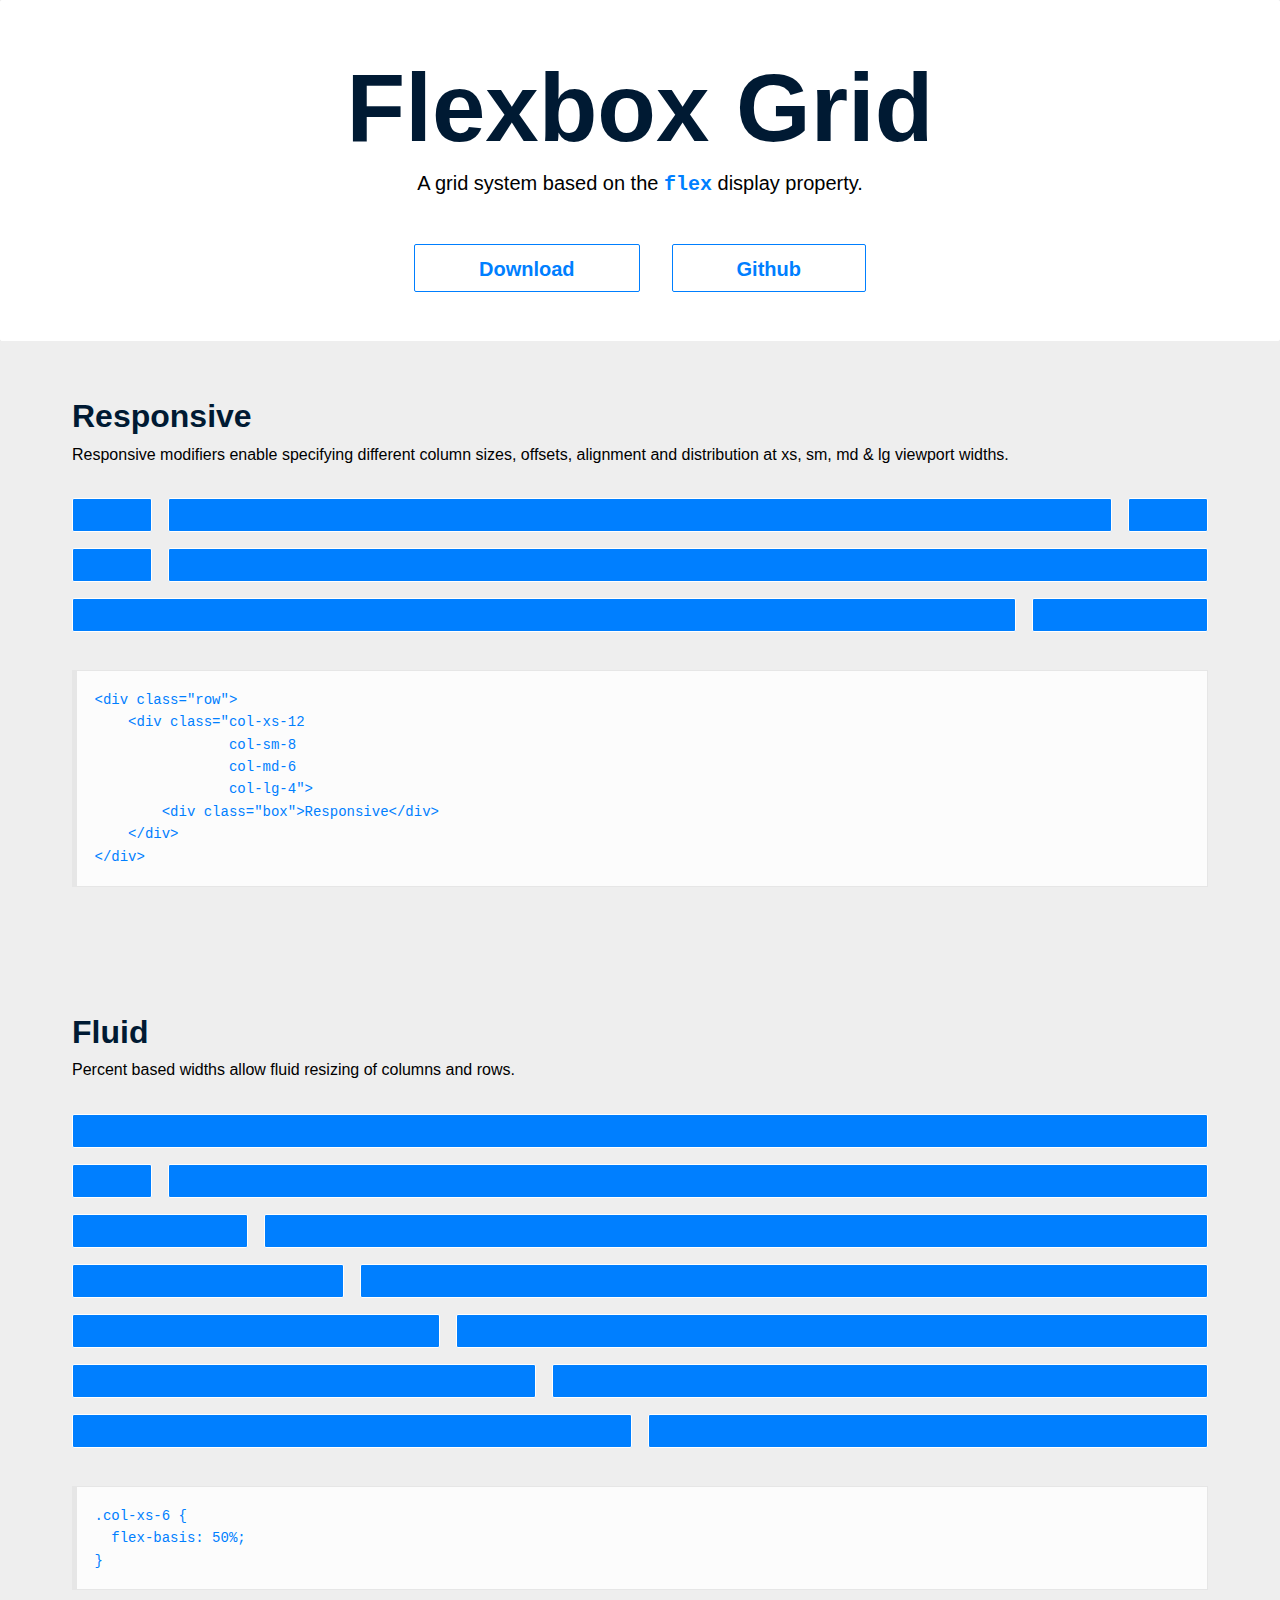
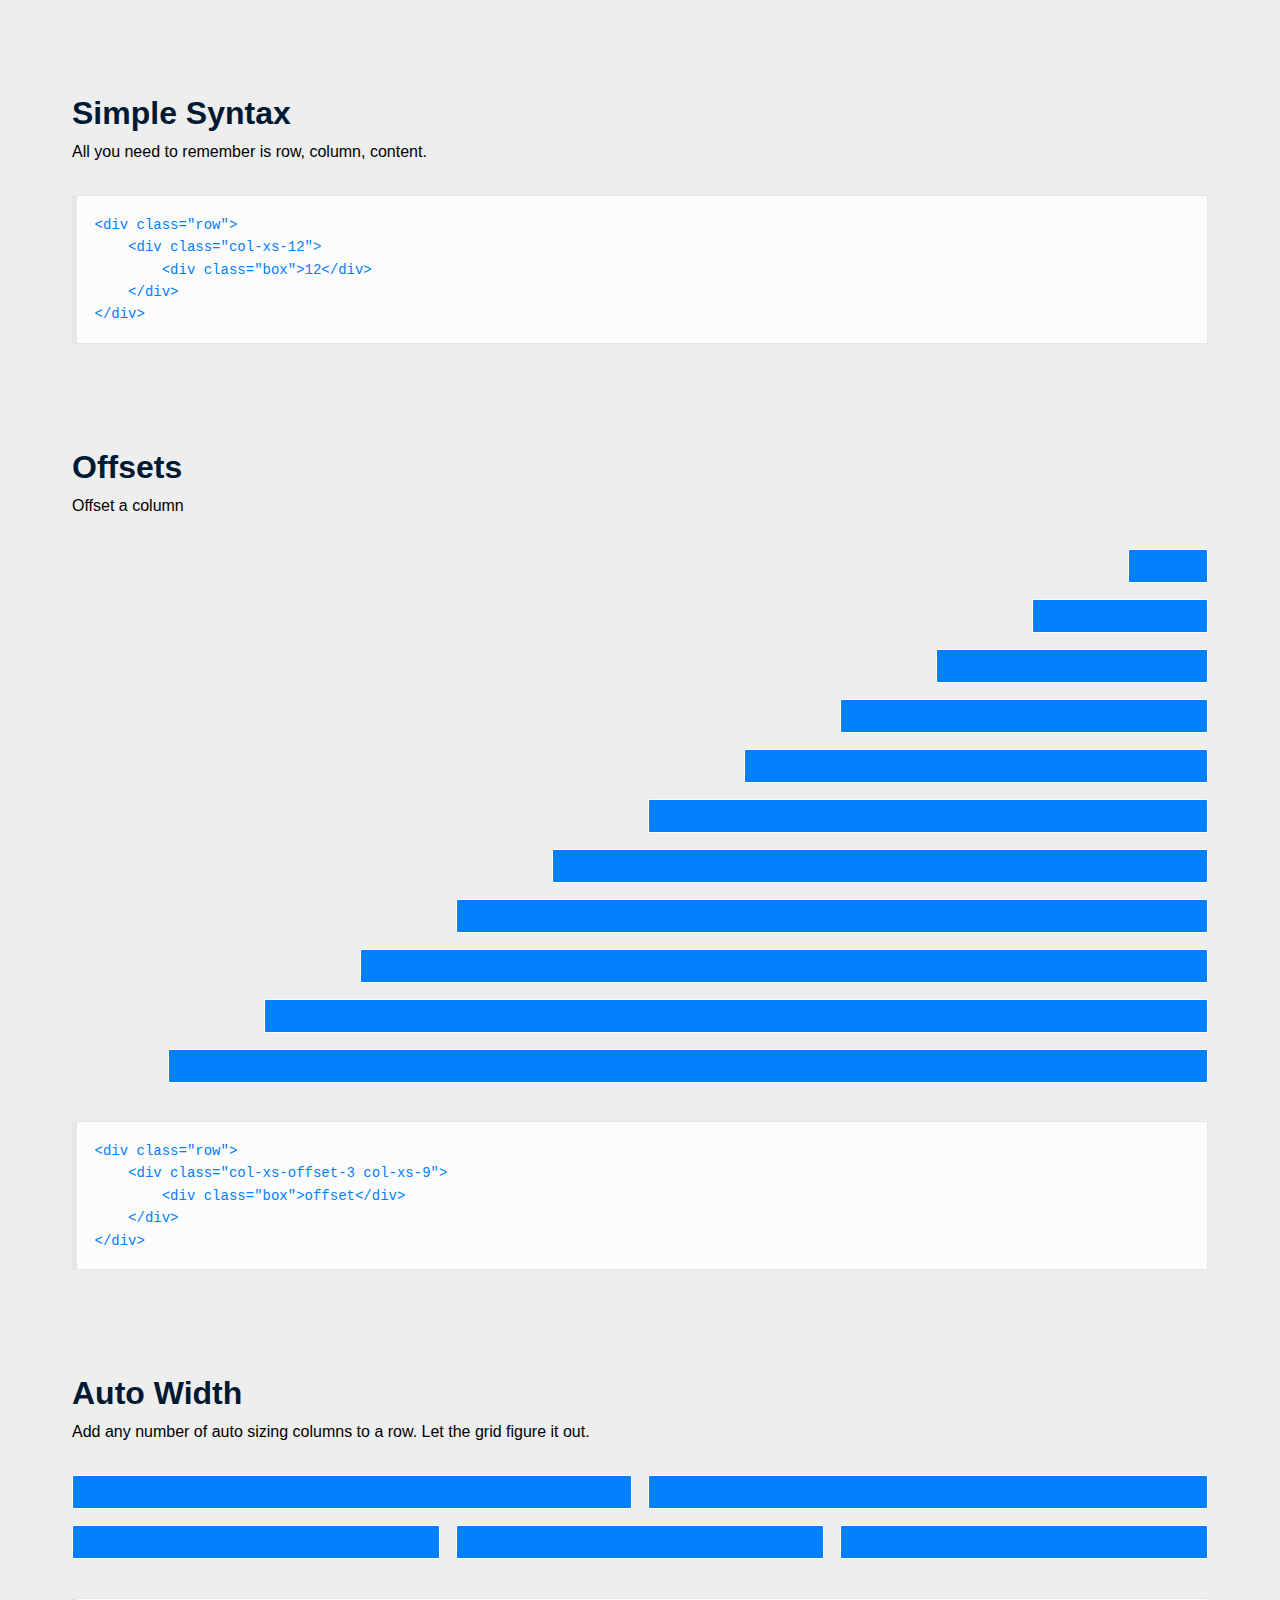
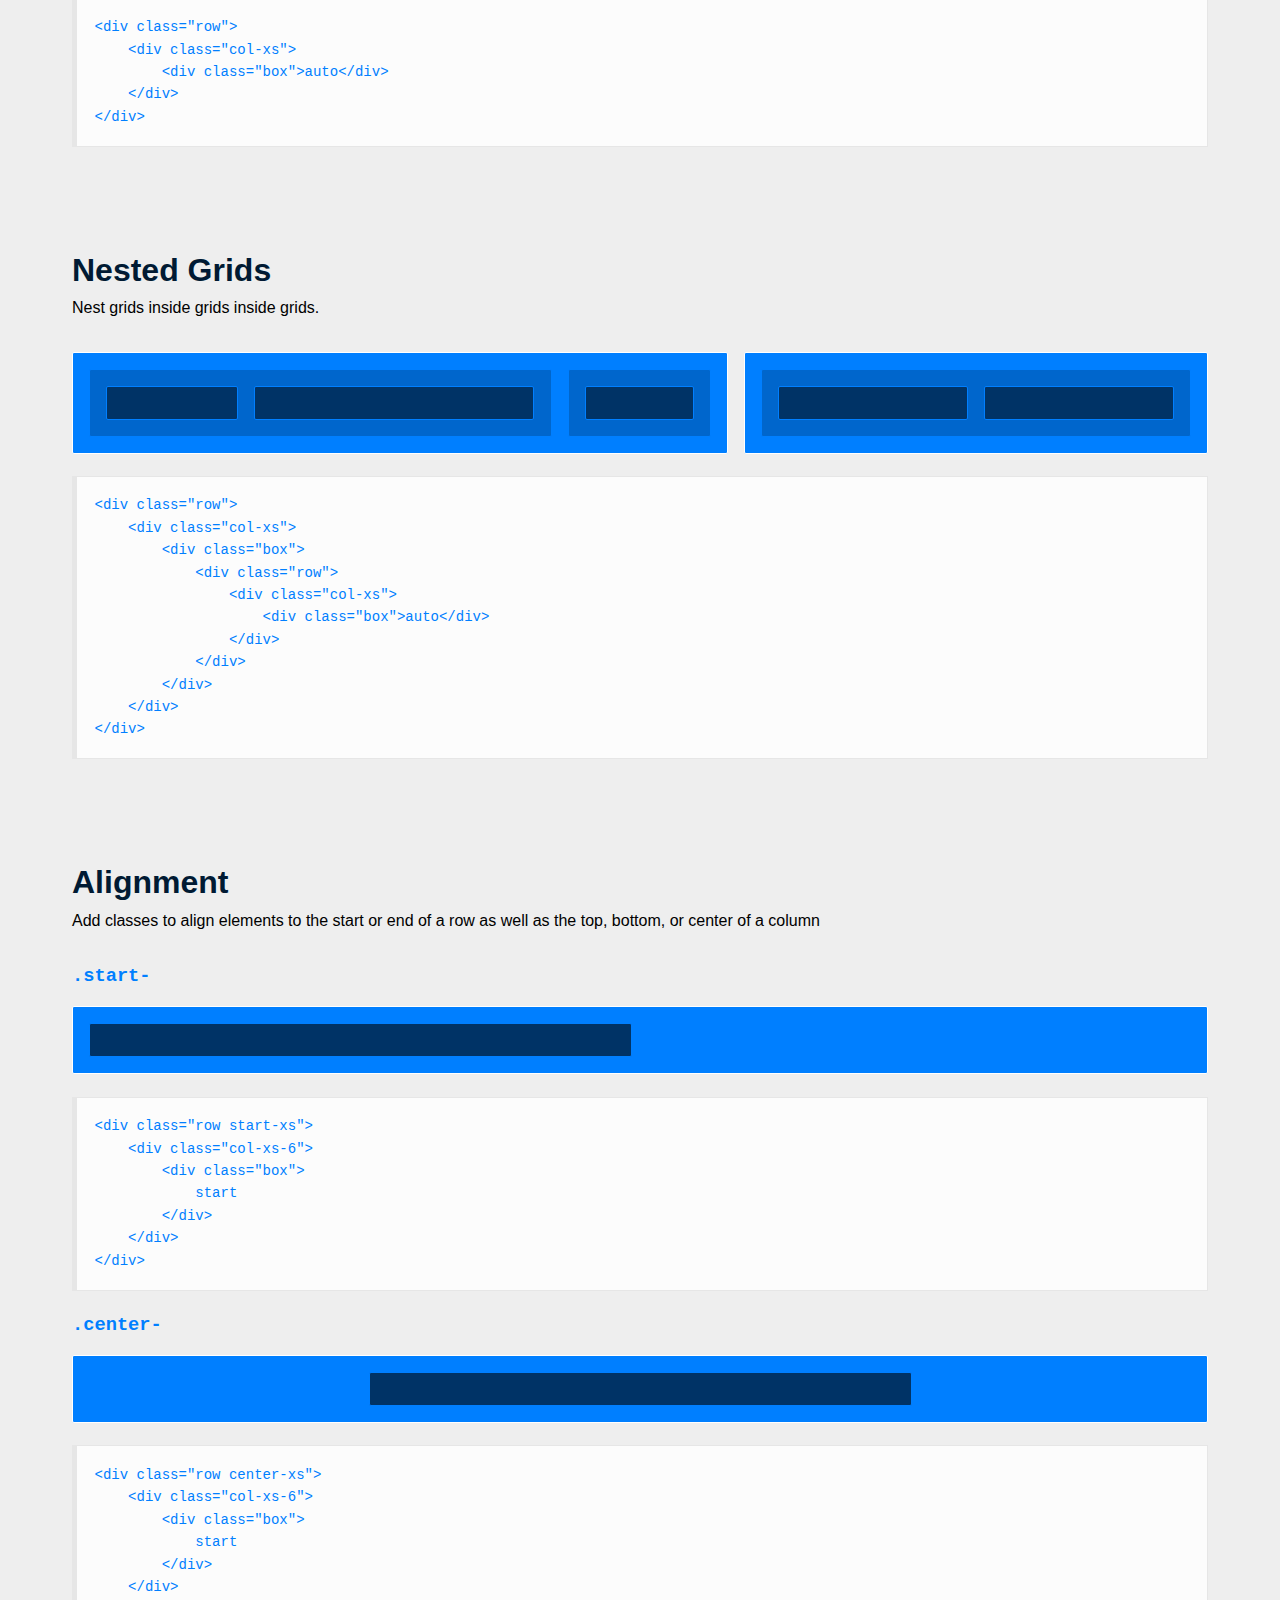
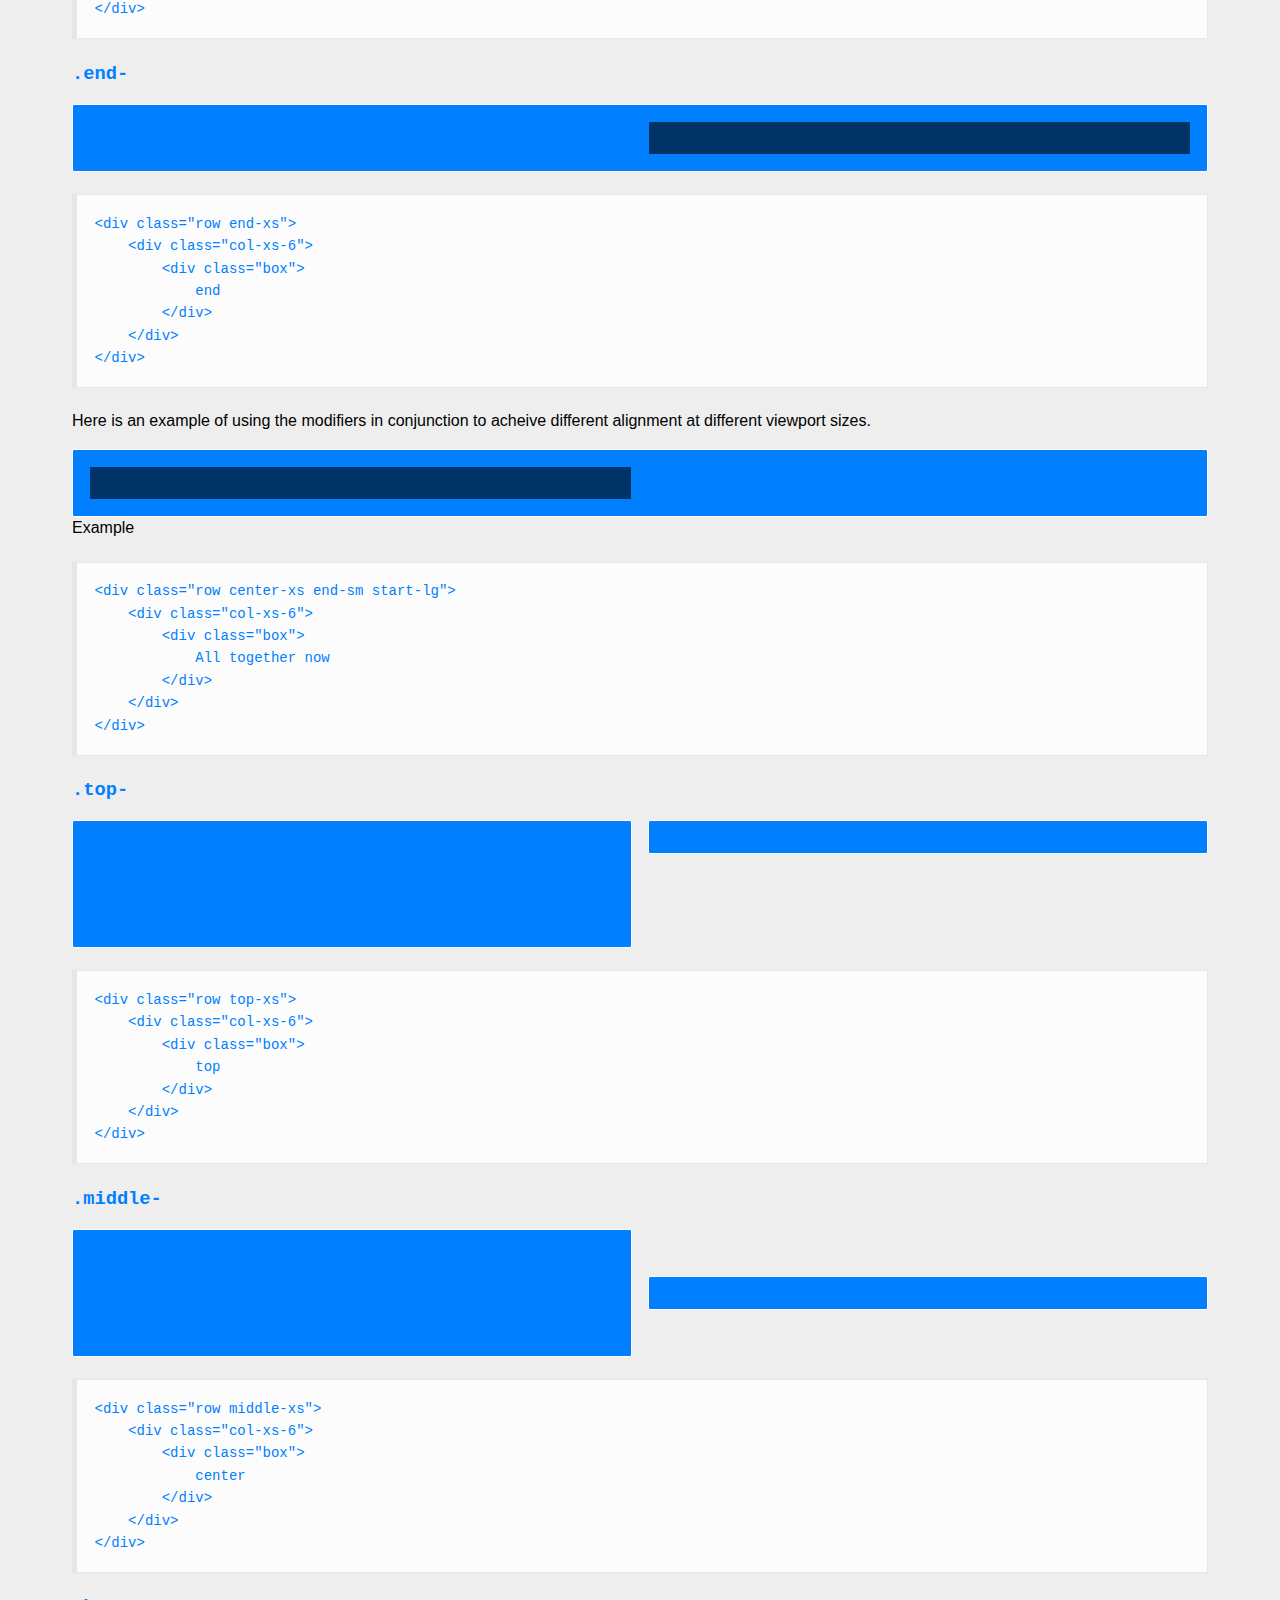
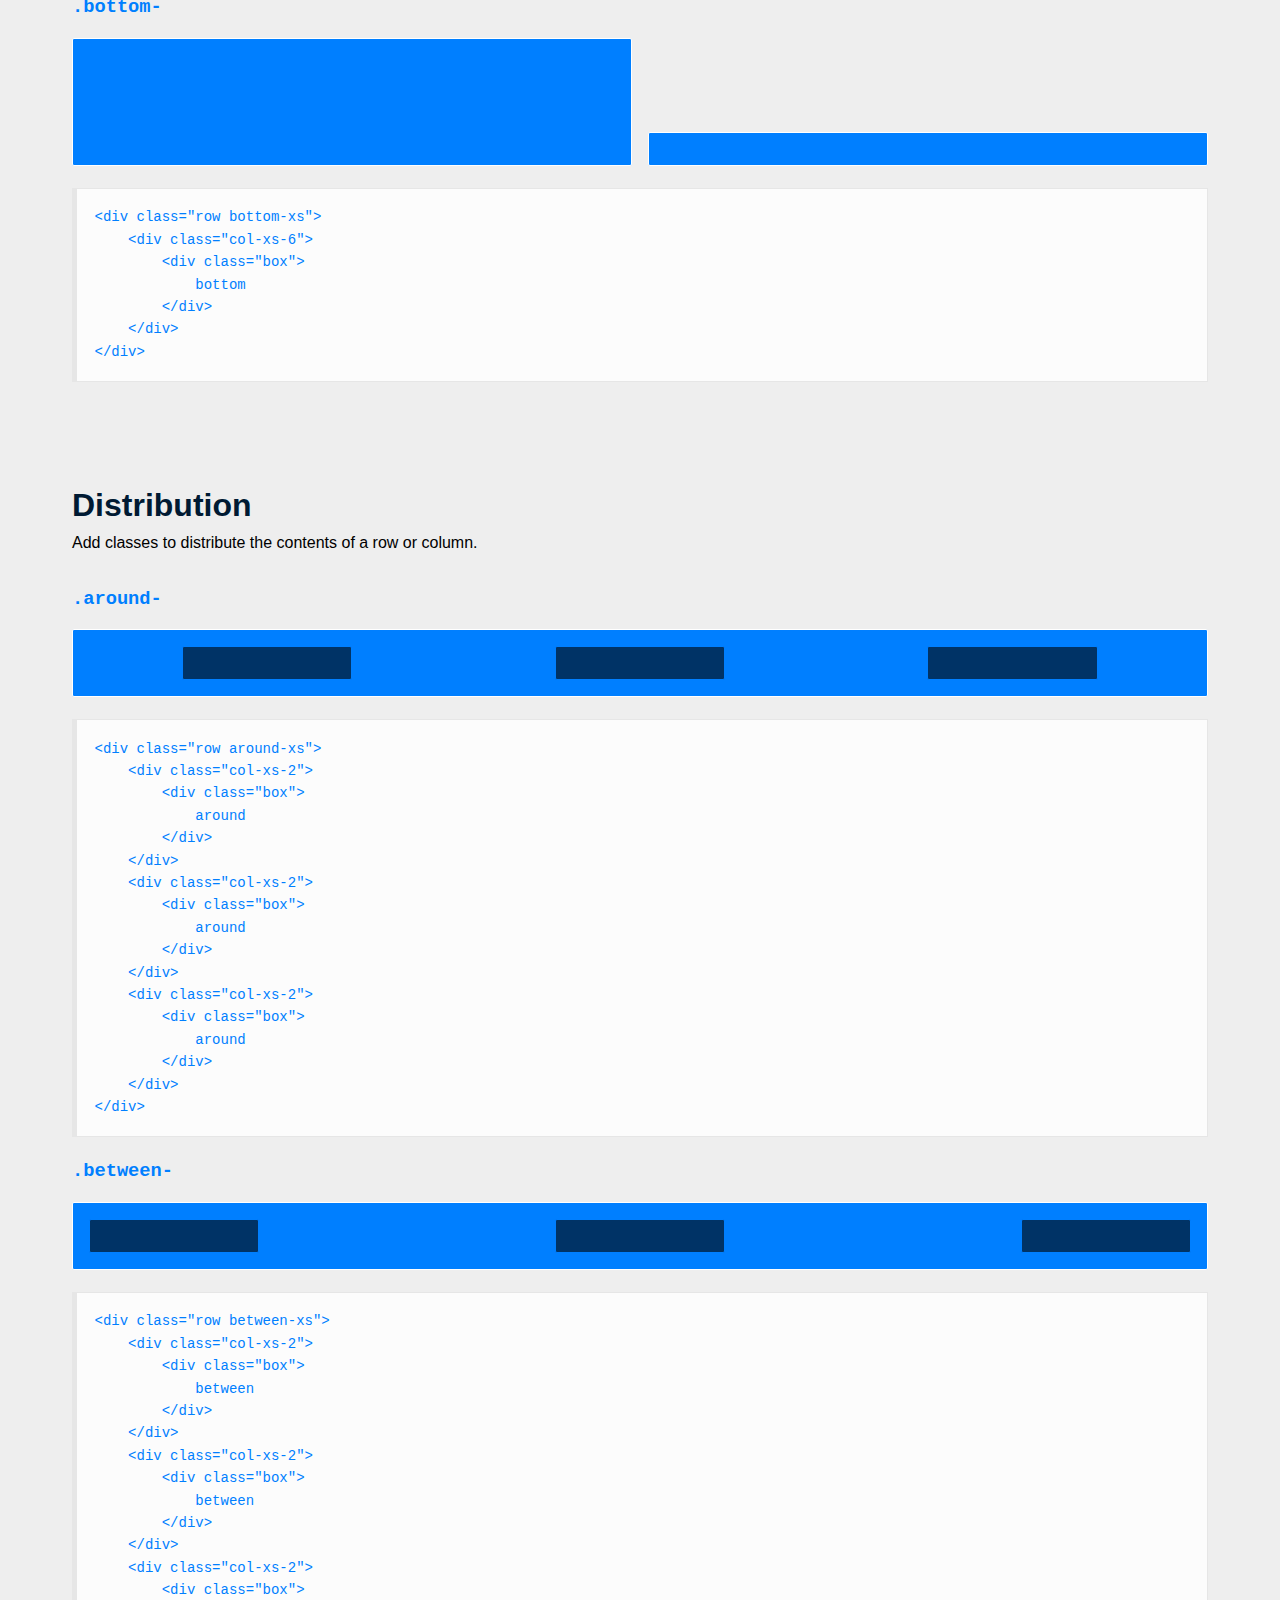
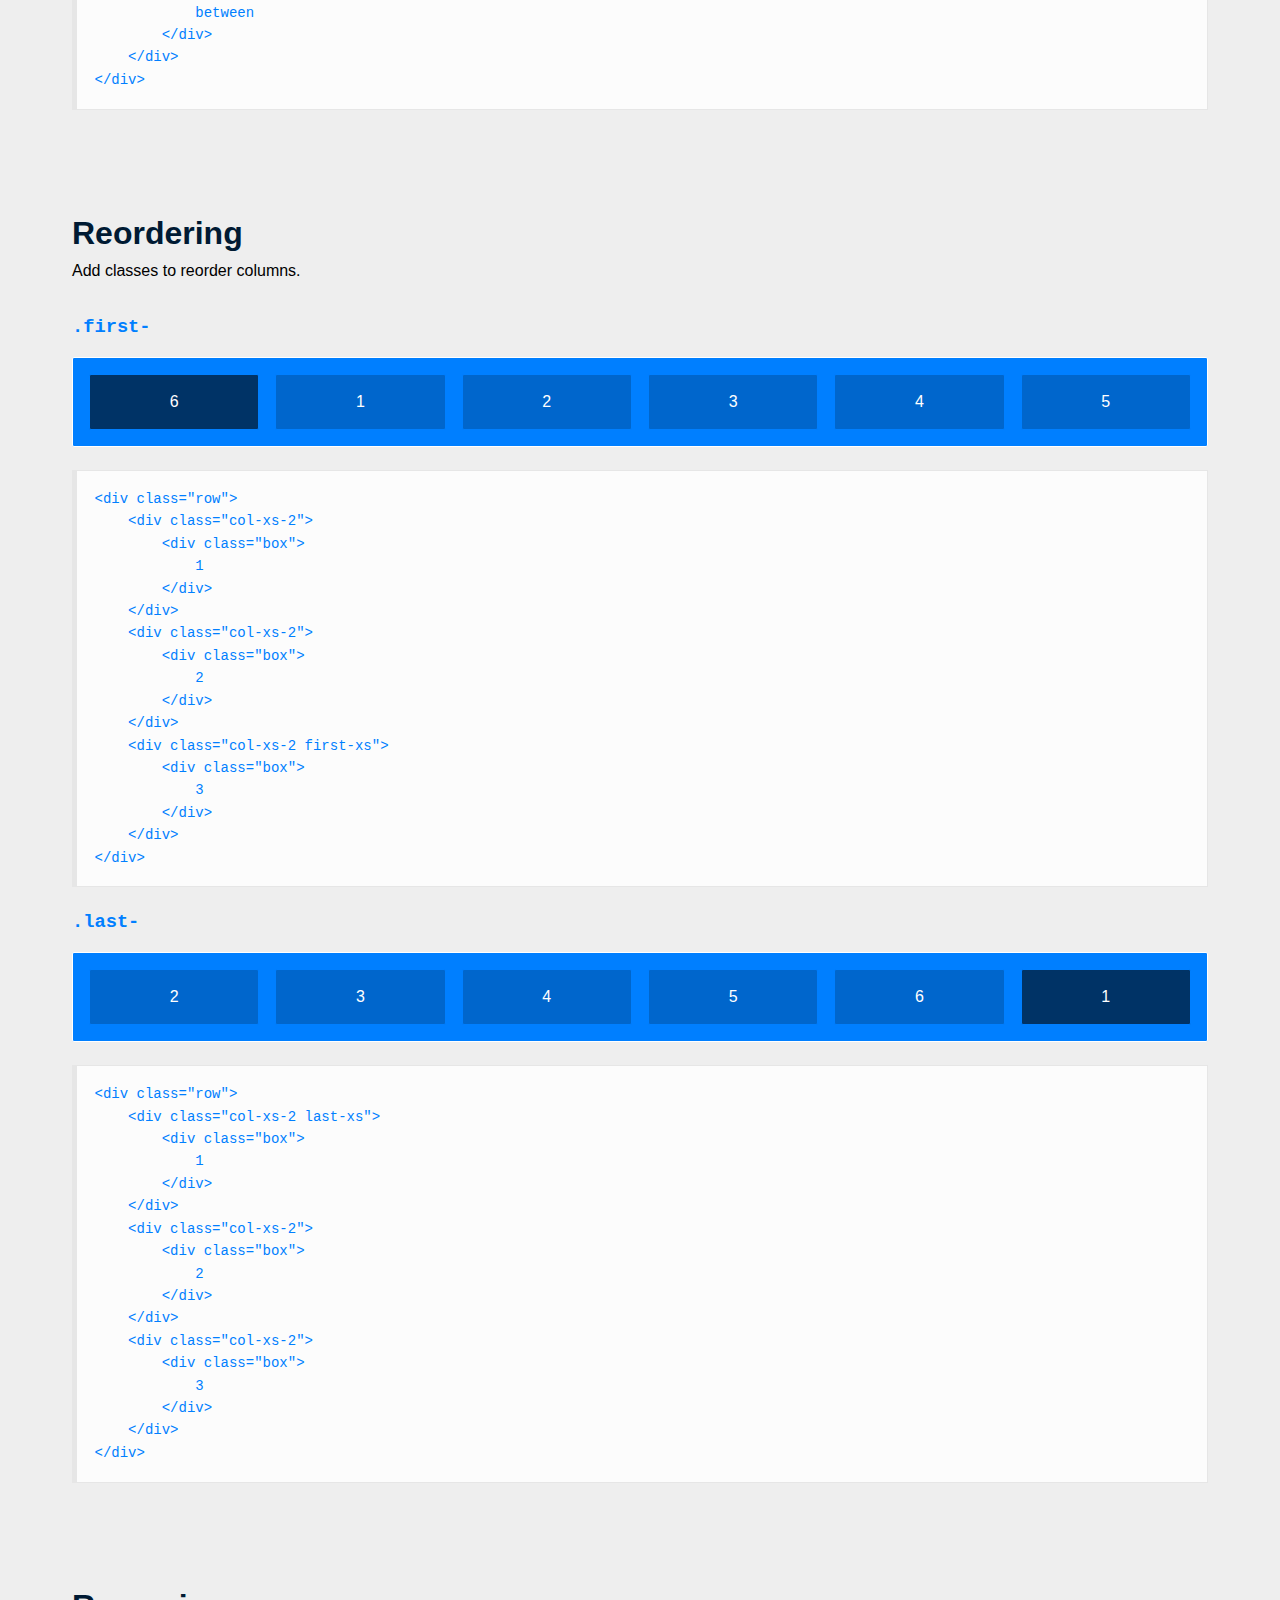
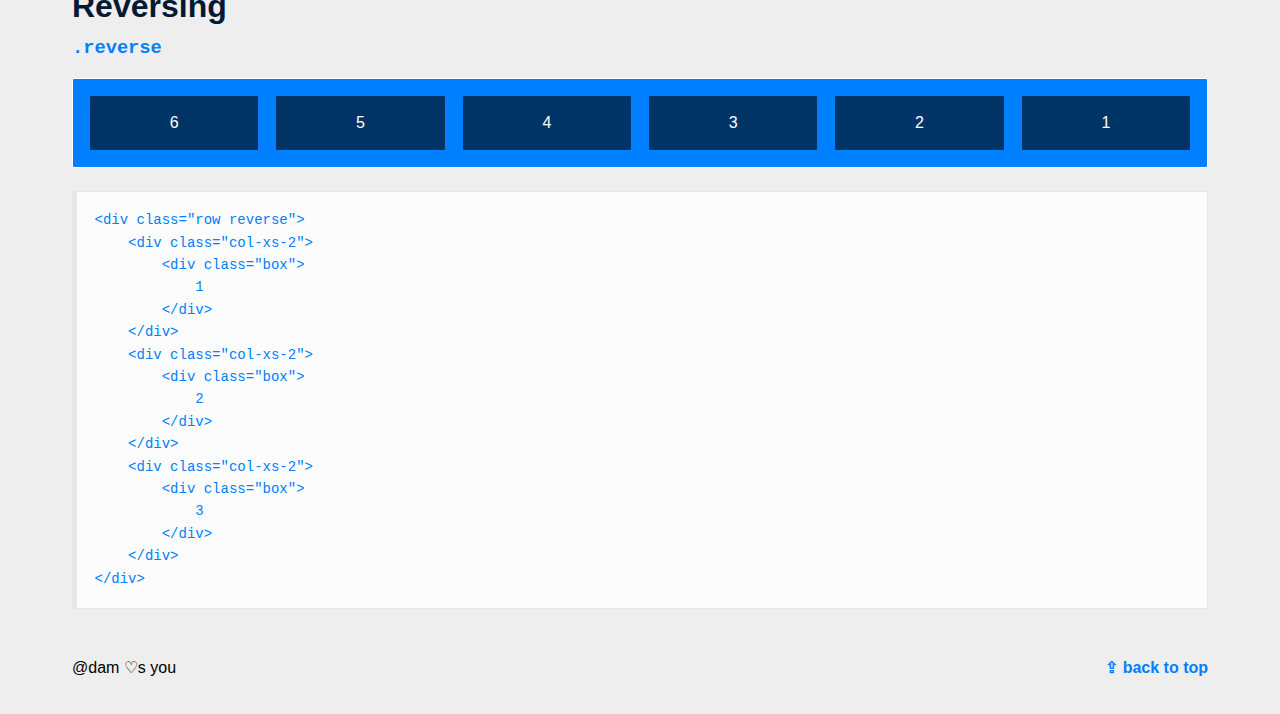
<file: flexboxgrid-6.3.1/index.html>
<!DOCTYPE HTML>
<html>

<head>
    <meta charset="utf-8">
    <meta http-equiv="X-UA-Compatible" content="IE=edge">
    <title>Flexbox Grid</title>
    <meta name="viewport" content="width=device-width, initial-scale=1">
    <style>
        /*! normalize.css v2.1.3 | MIT License | git.io/normalize */
        article,
        aside,
        details,
        figcaption,
        figure,
        footer,
        header,
        hgroup,
        main,
        nav,
        section,
        summary {
            display: block
        }

        audio,
        canvas,
        video {
            display: inline-block
        }

        audio:not([controls]) {
            display: none;
            height: 0
        }

        [hidden],
        template {
            display: none
        }

        html {
            font-family: sans-serif;
            -ms-text-size-adjust: 100%;
            -webkit-text-size-adjust: 100%
        }

        a {
            background: 0 0
        }

        a:focus {
            outline: thin dotted
        }

        a:active,
        a:hover {
            outline: 0
        }

        h1 {
            font-size: 2em;
            margin: .67em 0
        }

        abbr[title] {
            border-bottom: 1px dotted
        }

        b,
        strong {
            font-weight: 700
        }

        dfn {
            font-style: italic
        }

        hr {
            -moz-box-sizing: content-box;
            box-sizing: content-box;
            height: 0
        }

        mark {
            background: #ff0;
            color: #000
        }

        code,
        kbd,
        pre,
        samp {
            font-family: monospace, serif;
            font-size: 1em
        }

        q {
            quotes: "\201C""\201D""\2018""\2019"
        }

        small {
            font-size: 80%
        }

        sub,
        sup {
            font-size: 75%;
            line-height: 0;
            position: relative;
            vertical-align: baseline
        }

        sup {
            top: -.5em
        }

        sub {
            bottom: -.25em
        }

        img {
            border: 0
        }

        svg:not(:root) {
            overflow: hidden
        }

        figure {
            margin: 0
        }

        fieldset {
            border: 1px solid silver;
            margin: 0 2px;
            padding: .35em .625em .75em
        }

        legend {
            border: 0;
            padding: 0
        }

        button,
        input,
        select,
        textarea {
            font-family: inherit;
            font-size: 100%;
            margin: 0
        }

        button,
        input {
            line-height: normal
        }

        button,
        select {
            text-transform: none
        }

        button,
        html input[type=button],
        input[type=reset],
        input[type=submit] {
            -webkit-appearance: button;
            cursor: pointer
        }

        button[disabled],
        html input[disabled] {
            cursor: default
        }

        input[type=checkbox],
        input[type=radio] {
            box-sizing: border-box;
            padding: 0
        }

        input[type=search] {
            -webkit-appearance: textfield;
            -moz-box-sizing: content-box;
            -webkit-box-sizing: content-box;
            box-sizing: content-box
        }

        input[type=search]::-webkit-search-cancel-button,
        input[type=search]::-webkit-search-decoration {
            -webkit-appearance: none
        }

        button::-moz-focus-inner,
        input::-moz-focus-inner {
            border: 0;
            padding: 0
        }

        textarea {
            overflow: auto;
            vertical-align: top
        }

        table {
            border-collapse: collapse;
            border-spacing: 0
        }

        body {
            box-sizing: border-box;
            padding: 0;
            margin: 0;
            font-size: 18px;
            font-family: HelveticaNeue-Light, "Helvetica Neue Light", "Helvetica Neue", Helvetica, Arial, "Lucida Grande", sans-serif;
            font-weight: 400;
            background: #EEE;
            line-height: 1.4rem
        }

        h1,
        h2,
        h3,
        h4,
        h5,
        h6 {
            font-family: Gibson, HelveticaNeue-Light, "Helvetica Neue Light", "Helvetica Neue", Helvetica, Arial, "Lucida Grande", sans-serif;
            color: #001A33
        }

        h2 {
            font-size: 2rem;
            margin: 1rem 0
        }

        :focus {
            outline-color: transparent;
            outline-style: none
        }

        h2+p {
            margin: 0 0 2rem
        }

        a {
            text-decoration: none;
            color: #007FFF;
            padding: 0 0 .2rem;
            font-weight: 700
        }

        a:hover {
            color: #007FFF
        }

        pre {
            overflow-x: auto;
            padding: 1.25em;
            border: 1px solid #e6e6e6;
            border-left-width: 5px;
            margin: 1.6em 0;
            font-size: .875em;
            background: #fcfcfc;
            white-space: pre;
            word-wrap: normal
        }

        code {
            color: #007FFF
        }

        .layout {
            display: flex;
            min-height: 100vh;
            flex-direction: column
        }

        .page-nav {
            box-sizing: border-box;
            position: fixed;
            padding: .5rem;
            width: 100%;
            background: 0 0
        }

        .page {
            z-index: 0;
            background: #EEE
        }

        .wrap {
            box-sizing: border-box;
            max-width: 1200px;
            margin: 0 auto
        }

        .page-section {
            padding-top: 3rem;
            margin-bottom: 3rem
        }

        .page-features {
            width: 100%;
            background: #001a33;
            overflow: scroll
        }

        .menu-button {
            position: fixed;
            top: .75rem;
            right: .75rem;
            z-index: 1;
            box-sizing: border-box;
            padding: .45rem;
            height: 3rem;
            width: 3rem;
            background: #FFF;
            border: 1px solid transparent;
            user-select: none
        }

        .menu-button:hover {
            border: 1px solid #007FFF;
            border-radius: 2px
        }

        .menu-button:active {
            background: #EEE;
            border: 1px solid transparent
        }

        .open {
            transform: translate3d(-15rem, 0, 0)
        }

        .menu-button-icon {
            width: 2rem;
            height: 2rem
        }

        .hero {
            box-sizing: border-box;
            padding: 2rem;
            background: #FFF;
            border: 1px solid #FFF;
            border-radius: 2px
        }

        .hero-headline {
            font-size: 3rem;
            white-space: nowrap;
            margin-bottom: 0
        }

        .hero-copy {
            font-size: 1rem;
            margin-bottom: 0;
            padding: 0 2rem;
            text-align: center
        }

        .slide-menu {
            display: block;
            position: fixed;
            overflow: auto;
            top: 0;
            right: 0;
            bottom: 0;
            height: 100%;
            width: 250px
        }

        .menu {
            box-sizing: border-box;
            padding-bottom: 5rem;
            background: #001a33
        }

        .menu-header {
            box-sizing: border-box;
            padding: 3rem 3rem 0;
            color: #eee
        }

        .menu-list {
            margin: 0;
            padding: 0;
            list-style: none
        }

        .menu-list-item {
            height: 3rem;
            line-height: 3rem;
            font-size: 1rem;
            color: #007FFF;
            background: 0 0;
            transition: all .2s ease-in
        }

        .menu-link {
            box-sizing: border-box;
            padding-left: 3rem;
            display: block;
            color: #007FFF;
            transition: color .2s ease-in
        }

        .menu-link:hover {
            color: #3298ff;
            border-bottom: 0
        }

        .link-top {
            align-self: flex-end
        }

        .button {
            position: relative;
            display: inline-block;
            box-sizing: border-box;
            min-width: 11rem;
            padding: 0 4rem;
            margin: 1rem;
            height: 3rem;
            line-height: 3rem;
            border: 1px solid #007FFF;
            border-radius: 2px;
            color: #007FFF;
            font-size: 1.25rem;
            transition: background-color, .15s
        }

        .button:hover {
            background: #39F;
            border-color: #39F;
            color: #FFF;
            text-shadow: 0 1px #007FFF
        }

        .button:active {
            background: #007FFF;
            color: #FFF;
            border-top: 2px solid #06C
        }

        .box,
        .box-first,
        .box-large,
        .box-nested,
        .box-row {
            position: relative;
            box-sizing: border-box;
            min-height: 1rem;
            margin-bottom: 0;
            background: #007FFF;
            border: 1px solid #FFF;
            border-radius: 2px;
            overflow: hidden;
            text-align: center;
            color: #fff
        }

        .box-row {
            margin-bottom: 1rem
        }

        .box-first {
            background: #06C;
            border-color: #007FFF
        }

        .box-nested {
            background: #036;
            border-color: #007FFF
        }

        .box-large {
            height: 8rem
        }

        .box-container {
            box-sizing: border-box;
            padding: .5rem
        }

        .page-footer {
            box-sizing: border-box;
            padding-bottom: 3rem
        }

        .tag {
            color: #000;
            font-weight: 400
        }

        .end {
            text-align: end
        }

        .invisible-xs {
            display: none;
            visibility: hidden
        }

        .visible-xs {
            display: block;
            visibility: visible
        }

        @media only screen and (min-width:48rem) {
            body {
                font-size: 16px
            }

            .slide-menu {
                width: 25%
            }

            .open {
                transform: translate3d(0, 0, 0)
            }

            .hero-headline {
                font-size: 6rem;
                margin-bottom: 2rem
            }

            .hero-copy {
                font-size: 1.25rem;
                margin-bottom: 2rem
            }

            .box,
            .box-first,
            .box-large,
            .box-nested,
            .box-row {
                padding: 1rem
            }

            .invisible-md {
                display: none;
                visibility: hidden
            }

            .visible-md {
                display: block;
                visibility: visible
            }
        }

        .container,
        .container-fluid {
            margin-right: auto;
            margin-left: auto
        }

        .container-fluid {
            padding-right: 2rem;
            padding-left: 2rem
        }

        .row {
            box-sizing: border-box;
            display: -webkit-box;
            display: -ms-flexbox;
            display: flex;
            -webkit-box-flex: 0;
            -ms-flex: 0 1 auto;
            flex: 0 1 auto;
            -webkit-box-orient: horizontal;
            -webkit-box-direction: normal;
            -ms-flex-direction: row;
            flex-direction: row;
            -ms-flex-wrap: wrap;
            flex-wrap: wrap;
            margin-right: -.5rem;
            margin-left: -.5rem
        }

        .row.reverse {
            -webkit-box-orient: horizontal;
            -webkit-box-direction: reverse;
            -ms-flex-direction: row-reverse;
            flex-direction: row-reverse
        }

        .col.reverse {
            -webkit-box-orient: vertical;
            -webkit-box-direction: reverse;
            -ms-flex-direction: column-reverse;
            flex-direction: column-reverse
        }

        .col-xs,
        .col-xs-1,
        .col-xs-10,
        .col-xs-11,
        .col-xs-12,
        .col-xs-2,
        .col-xs-3,
        .col-xs-4,
        .col-xs-5,
        .col-xs-6,
        .col-xs-7,
        .col-xs-8,
        .col-xs-9,
        .col-xs-offset-0,
        .col-xs-offset-1,
        .col-xs-offset-10,
        .col-xs-offset-11,
        .col-xs-offset-12,
        .col-xs-offset-2,
        .col-xs-offset-3,
        .col-xs-offset-4,
        .col-xs-offset-5,
        .col-xs-offset-6,
        .col-xs-offset-7,
        .col-xs-offset-8,
        .col-xs-offset-9 {
            box-sizing: border-box;
            -webkit-box-flex: 0;
            -ms-flex: 0 0 auto;
            flex: 0 0 auto;
            padding-right: .5rem;
            padding-left: .5rem
        }

        .col-xs {
            -webkit-box-flex: 1;
            -ms-flex-positive: 1;
            flex-grow: 1;
            -ms-flex-preferred-size: 0;
            flex-basis: 0;
            max-width: 100%
        }

        .col-xs-1 {
            -ms-flex-preferred-size: 8.33333333%;
            flex-basis: 8.33333333%;
            max-width: 8.33333333%
        }

        .col-xs-2 {
            -ms-flex-preferred-size: 16.66666667%;
            flex-basis: 16.66666667%;
            max-width: 16.66666667%
        }

        .col-xs-3 {
            -ms-flex-preferred-size: 25%;
            flex-basis: 25%;
            max-width: 25%
        }

        .col-xs-4 {
            -ms-flex-preferred-size: 33.33333333%;
            flex-basis: 33.33333333%;
            max-width: 33.33333333%
        }

        .col-xs-5 {
            -ms-flex-preferred-size: 41.66666667%;
            flex-basis: 41.66666667%;
            max-width: 41.66666667%
        }

        .col-xs-6 {
            -ms-flex-preferred-size: 50%;
            flex-basis: 50%;
            max-width: 50%
        }

        .col-xs-7 {
            -ms-flex-preferred-size: 58.33333333%;
            flex-basis: 58.33333333%;
            max-width: 58.33333333%
        }

        .col-xs-8 {
            -ms-flex-preferred-size: 66.66666667%;
            flex-basis: 66.66666667%;
            max-width: 66.66666667%
        }

        .col-xs-9 {
            -ms-flex-preferred-size: 75%;
            flex-basis: 75%;
            max-width: 75%
        }

        .col-xs-10 {
            -ms-flex-preferred-size: 83.33333333%;
            flex-basis: 83.33333333%;
            max-width: 83.33333333%
        }

        .col-xs-11 {
            -ms-flex-preferred-size: 91.66666667%;
            flex-basis: 91.66666667%;
            max-width: 91.66666667%
        }

        .col-xs-12 {
            -ms-flex-preferred-size: 100%;
            flex-basis: 100%;
            max-width: 100%
        }

        .col-xs-offset-0 {
            margin-left: 0
        }

        .col-xs-offset-1 {
            margin-left: 8.33333333%
        }

        .col-xs-offset-2 {
            margin-left: 16.66666667%
        }

        .col-xs-offset-3 {
            margin-left: 25%
        }

        .col-xs-offset-4 {
            margin-left: 33.33333333%
        }

        .col-xs-offset-5 {
            margin-left: 41.66666667%
        }

        .col-xs-offset-6 {
            margin-left: 50%
        }

        .col-xs-offset-7 {
            margin-left: 58.33333333%
        }

        .col-xs-offset-8 {
            margin-left: 66.66666667%
        }

        .col-xs-offset-9 {
            margin-left: 75%
        }

        .col-xs-offset-10 {
            margin-left: 83.33333333%
        }

        .col-xs-offset-11 {
            margin-left: 91.66666667%
        }

        .start-xs {
            -webkit-box-pack: start;
            -ms-flex-pack: start;
            justify-content: flex-start;
            text-align: start
        }

        .center-xs {
            -webkit-box-pack: center;
            -ms-flex-pack: center;
            justify-content: center;
            text-align: center
        }

        .end-xs {
            -webkit-box-pack: end;
            -ms-flex-pack: end;
            justify-content: flex-end;
            text-align: end
        }

        .top-xs {
            -webkit-box-align: start;
            -ms-flex-align: start;
            align-items: flex-start
        }

        .middle-xs {
            -webkit-box-align: center;
            -ms-flex-align: center;
            align-items: center
        }

        .bottom-xs {
            -webkit-box-align: end;
            -ms-flex-align: end;
            align-items: flex-end
        }

        .around-xs {
            -ms-flex-pack: distribute;
            justify-content: space-around
        }

        .between-xs {
            -webkit-box-pack: justify;
            -ms-flex-pack: justify;
            justify-content: space-between
        }

        .first-xs {
            -webkit-box-ordinal-group: 0;
            -ms-flex-order: -1;
            order: -1
        }

        .last-xs {
            -webkit-box-ordinal-group: 2;
            -ms-flex-order: 1;
            order: 1
        }

        @media only screen and (min-width:48em) {
            .container {
                width: 49rem
            }

            .col-sm,
            .col-sm-1,
            .col-sm-10,
            .col-sm-11,
            .col-sm-12,
            .col-sm-2,
            .col-sm-3,
            .col-sm-4,
            .col-sm-5,
            .col-sm-6,
            .col-sm-7,
            .col-sm-8,
            .col-sm-9,
            .col-sm-offset-0,
            .col-sm-offset-1,
            .col-sm-offset-10,
            .col-sm-offset-11,
            .col-sm-offset-12,
            .col-sm-offset-2,
            .col-sm-offset-3,
            .col-sm-offset-4,
            .col-sm-offset-5,
            .col-sm-offset-6,
            .col-sm-offset-7,
            .col-sm-offset-8,
            .col-sm-offset-9 {
                box-sizing: border-box;
                -webkit-box-flex: 0;
                -ms-flex: 0 0 auto;
                flex: 0 0 auto;
                padding-right: .5rem;
                padding-left: .5rem
            }

            .col-sm {
                -webkit-box-flex: 1;
                -ms-flex-positive: 1;
                flex-grow: 1;
                -ms-flex-preferred-size: 0;
                flex-basis: 0;
                max-width: 100%
            }

            .col-sm-1 {
                -ms-flex-preferred-size: 8.33333333%;
                flex-basis: 8.33333333%;
                max-width: 8.33333333%
            }

            .col-sm-2 {
                -ms-flex-preferred-size: 16.66666667%;
                flex-basis: 16.66666667%;
                max-width: 16.66666667%
            }

            .col-sm-3 {
                -ms-flex-preferred-size: 25%;
                flex-basis: 25%;
                max-width: 25%
            }

            .col-sm-4 {
                -ms-flex-preferred-size: 33.33333333%;
                flex-basis: 33.33333333%;
                max-width: 33.33333333%
            }

            .col-sm-5 {
                -ms-flex-preferred-size: 41.66666667%;
                flex-basis: 41.66666667%;
                max-width: 41.66666667%
            }

            .col-sm-6 {
                -ms-flex-preferred-size: 50%;
                flex-basis: 50%;
                max-width: 50%
            }

            .col-sm-7 {
                -ms-flex-preferred-size: 58.33333333%;
                flex-basis: 58.33333333%;
                max-width: 58.33333333%
            }

            .col-sm-8 {
                -ms-flex-preferred-size: 66.66666667%;
                flex-basis: 66.66666667%;
                max-width: 66.66666667%
            }

            .col-sm-9 {
                -ms-flex-preferred-size: 75%;
                flex-basis: 75%;
                max-width: 75%
            }

            .col-sm-10 {
                -ms-flex-preferred-size: 83.33333333%;
                flex-basis: 83.33333333%;
                max-width: 83.33333333%
            }

            .col-sm-11 {
                -ms-flex-preferred-size: 91.66666667%;
                flex-basis: 91.66666667%;
                max-width: 91.66666667%
            }

            .col-sm-12 {
                -ms-flex-preferred-size: 100%;
                flex-basis: 100%;
                max-width: 100%
            }

            .col-sm-offset-0 {
                margin-left: 0
            }

            .col-sm-offset-1 {
                margin-left: 8.33333333%
            }

            .col-sm-offset-2 {
                margin-left: 16.66666667%
            }

            .col-sm-offset-3 {
                margin-left: 25%
            }

            .col-sm-offset-4 {
                margin-left: 33.33333333%
            }

            .col-sm-offset-5 {
                margin-left: 41.66666667%
            }

            .col-sm-offset-6 {
                margin-left: 50%
            }

            .col-sm-offset-7 {
                margin-left: 58.33333333%
            }

            .col-sm-offset-8 {
                margin-left: 66.66666667%
            }

            .col-sm-offset-9 {
                margin-left: 75%
            }

            .col-sm-offset-10 {
                margin-left: 83.33333333%
            }

            .col-sm-offset-11 {
                margin-left: 91.66666667%
            }

            .start-sm {
                -webkit-box-pack: start;
                -ms-flex-pack: start;
                justify-content: flex-start;
                text-align: start
            }

            .center-sm {
                -webkit-box-pack: center;
                -ms-flex-pack: center;
                justify-content: center;
                text-align: center
            }

            .end-sm {
                -webkit-box-pack: end;
                -ms-flex-pack: end;
                justify-content: flex-end;
                text-align: end
            }

            .top-sm {
                -webkit-box-align: start;
                -ms-flex-align: start;
                align-items: flex-start
            }

            .middle-sm {
                -webkit-box-align: center;
                -ms-flex-align: center;
                align-items: center
            }

            .bottom-sm {
                -webkit-box-align: end;
                -ms-flex-align: end;
                align-items: flex-end
            }

            .around-sm {
                -ms-flex-pack: distribute;
                justify-content: space-around
            }

            .between-sm {
                -webkit-box-pack: justify;
                -ms-flex-pack: justify;
                justify-content: space-between
            }

            .first-sm {
                -webkit-box-ordinal-group: 0;
                -ms-flex-order: -1;
                order: -1
            }

            .last-sm {
                -webkit-box-ordinal-group: 2;
                -ms-flex-order: 1;
                order: 1
            }
        }

        @media only screen and (min-width:64em) {
            .container {
                width: 65rem
            }

            .col-md,
            .col-md-1,
            .col-md-10,
            .col-md-11,
            .col-md-12,
            .col-md-2,
            .col-md-3,
            .col-md-4,
            .col-md-5,
            .col-md-6,
            .col-md-7,
            .col-md-8,
            .col-md-9,
            .col-md-offset-0,
            .col-md-offset-1,
            .col-md-offset-10,
            .col-md-offset-11,
            .col-md-offset-12,
            .col-md-offset-2,
            .col-md-offset-3,
            .col-md-offset-4,
            .col-md-offset-5,
            .col-md-offset-6,
            .col-md-offset-7,
            .col-md-offset-8,
            .col-md-offset-9 {
                box-sizing: border-box;
                -webkit-box-flex: 0;
                -ms-flex: 0 0 auto;
                flex: 0 0 auto;
                padding-right: .5rem;
                padding-left: .5rem
            }

            .col-md {
                -webkit-box-flex: 1;
                -ms-flex-positive: 1;
                flex-grow: 1;
                -ms-flex-preferred-size: 0;
                flex-basis: 0;
                max-width: 100%
            }

            .col-md-1 {
                -ms-flex-preferred-size: 8.33333333%;
                flex-basis: 8.33333333%;
                max-width: 8.33333333%
            }

            .col-md-2 {
                -ms-flex-preferred-size: 16.66666667%;
                flex-basis: 16.66666667%;
                max-width: 16.66666667%
            }

            .col-md-3 {
                -ms-flex-preferred-size: 25%;
                flex-basis: 25%;
                max-width: 25%
            }

            .col-md-4 {
                -ms-flex-preferred-size: 33.33333333%;
                flex-basis: 33.33333333%;
                max-width: 33.33333333%
            }

            .col-md-5 {
                -ms-flex-preferred-size: 41.66666667%;
                flex-basis: 41.66666667%;
                max-width: 41.66666667%
            }

            .col-md-6 {
                -ms-flex-preferred-size: 50%;
                flex-basis: 50%;
                max-width: 50%
            }

            .col-md-7 {
                -ms-flex-preferred-size: 58.33333333%;
                flex-basis: 58.33333333%;
                max-width: 58.33333333%
            }

            .col-md-8 {
                -ms-flex-preferred-size: 66.66666667%;
                flex-basis: 66.66666667%;
                max-width: 66.66666667%
            }

            .col-md-9 {
                -ms-flex-preferred-size: 75%;
                flex-basis: 75%;
                max-width: 75%
            }

            .col-md-10 {
                -ms-flex-preferred-size: 83.33333333%;
                flex-basis: 83.33333333%;
                max-width: 83.33333333%
            }

            .col-md-11 {
                -ms-flex-preferred-size: 91.66666667%;
                flex-basis: 91.66666667%;
                max-width: 91.66666667%
            }

            .col-md-12 {
                -ms-flex-preferred-size: 100%;
                flex-basis: 100%;
                max-width: 100%
            }

            .col-md-offset-0 {
                margin-left: 0
            }

            .col-md-offset-1 {
                margin-left: 8.33333333%
            }

            .col-md-offset-2 {
                margin-left: 16.66666667%
            }

            .col-md-offset-3 {
                margin-left: 25%
            }

            .col-md-offset-4 {
                margin-left: 33.33333333%
            }

            .col-md-offset-5 {
                margin-left: 41.66666667%
            }

            .col-md-offset-6 {
                margin-left: 50%
            }

            .col-md-offset-7 {
                margin-left: 58.33333333%
            }

            .col-md-offset-8 {
                margin-left: 66.66666667%
            }

            .col-md-offset-9 {
                margin-left: 75%
            }

            .col-md-offset-10 {
                margin-left: 83.33333333%
            }

            .col-md-offset-11 {
                margin-left: 91.66666667%
            }

            .start-md {
                -webkit-box-pack: start;
                -ms-flex-pack: start;
                justify-content: flex-start;
                text-align: start
            }

            .center-md {
                -webkit-box-pack: center;
                -ms-flex-pack: center;
                justify-content: center;
                text-align: center
            }

            .end-md {
                -webkit-box-pack: end;
                -ms-flex-pack: end;
                justify-content: flex-end;
                text-align: end
            }

            .top-md {
                -webkit-box-align: start;
                -ms-flex-align: start;
                align-items: flex-start
            }

            .middle-md {
                -webkit-box-align: center;
                -ms-flex-align: center;
                align-items: center
            }

            .bottom-md {
                -webkit-box-align: end;
                -ms-flex-align: end;
                align-items: flex-end
            }

            .around-md {
                -ms-flex-pack: distribute;
                justify-content: space-around
            }

            .between-md {
                -webkit-box-pack: justify;
                -ms-flex-pack: justify;
                justify-content: space-between
            }

            .first-md {
                -webkit-box-ordinal-group: 0;
                -ms-flex-order: -1;
                order: -1
            }

            .last-md {
                -webkit-box-ordinal-group: 2;
                -ms-flex-order: 1;
                order: 1
            }
        }

        @media only screen and (min-width:75em) {
            .container {
                width: 76rem
            }

            .col-lg,
            .col-lg-1,
            .col-lg-10,
            .col-lg-11,
            .col-lg-12,
            .col-lg-2,
            .col-lg-3,
            .col-lg-4,
            .col-lg-5,
            .col-lg-6,
            .col-lg-7,
            .col-lg-8,
            .col-lg-9,
            .col-lg-offset-0,
            .col-lg-offset-1,
            .col-lg-offset-10,
            .col-lg-offset-11,
            .col-lg-offset-12,
            .col-lg-offset-2,
            .col-lg-offset-3,
            .col-lg-offset-4,
            .col-lg-offset-5,
            .col-lg-offset-6,
            .col-lg-offset-7,
            .col-lg-offset-8,
            .col-lg-offset-9 {
                box-sizing: border-box;
                -webkit-box-flex: 0;
                -ms-flex: 0 0 auto;
                flex: 0 0 auto;
                padding-right: .5rem;
                padding-left: .5rem
            }

            .col-lg {
                -webkit-box-flex: 1;
                -ms-flex-positive: 1;
                flex-grow: 1;
                -ms-flex-preferred-size: 0;
                flex-basis: 0;
                max-width: 100%
            }

            .col-lg-1 {
                -ms-flex-preferred-size: 8.33333333%;
                flex-basis: 8.33333333%;
                max-width: 8.33333333%
            }

            .col-lg-2 {
                -ms-flex-preferred-size: 16.66666667%;
                flex-basis: 16.66666667%;
                max-width: 16.66666667%
            }

            .col-lg-3 {
                -ms-flex-preferred-size: 25%;
                flex-basis: 25%;
                max-width: 25%
            }

            .col-lg-4 {
                -ms-flex-preferred-size: 33.33333333%;
                flex-basis: 33.33333333%;
                max-width: 33.33333333%
            }

            .col-lg-5 {
                -ms-flex-preferred-size: 41.66666667%;
                flex-basis: 41.66666667%;
                max-width: 41.66666667%
            }

            .col-lg-6 {
                -ms-flex-preferred-size: 50%;
                flex-basis: 50%;
                max-width: 50%
            }

            .col-lg-7 {
                -ms-flex-preferred-size: 58.33333333%;
                flex-basis: 58.33333333%;
                max-width: 58.33333333%
            }

            .col-lg-8 {
                -ms-flex-preferred-size: 66.66666667%;
                flex-basis: 66.66666667%;
                max-width: 66.66666667%
            }

            .col-lg-9 {
                -ms-flex-preferred-size: 75%;
                flex-basis: 75%;
                max-width: 75%
            }

            .col-lg-10 {
                -ms-flex-preferred-size: 83.33333333%;
                flex-basis: 83.33333333%;
                max-width: 83.33333333%
            }

            .col-lg-11 {
                -ms-flex-preferred-size: 91.66666667%;
                flex-basis: 91.66666667%;
                max-width: 91.66666667%
            }

            .col-lg-12 {
                -ms-flex-preferred-size: 100%;
                flex-basis: 100%;
                max-width: 100%
            }

            .col-lg-offset-0 {
                margin-left: 0
            }

            .col-lg-offset-1 {
                margin-left: 8.33333333%
            }

            .col-lg-offset-2 {
                margin-left: 16.66666667%
            }

            .col-lg-offset-3 {
                margin-left: 25%
            }

            .col-lg-offset-4 {
                margin-left: 33.33333333%
            }

            .col-lg-offset-5 {
                margin-left: 41.66666667%
            }

            .col-lg-offset-6 {
                margin-left: 50%
            }

            .col-lg-offset-7 {
                margin-left: 58.33333333%
            }

            .col-lg-offset-8 {
                margin-left: 66.66666667%
            }

            .col-lg-offset-9 {
                margin-left: 75%
            }

            .col-lg-offset-10 {
                margin-left: 83.33333333%
            }

            .col-lg-offset-11 {
                margin-left: 91.66666667%
            }

            .start-lg {
                -webkit-box-pack: start;
                -ms-flex-pack: start;
                justify-content: flex-start;
                text-align: start
            }

            .center-lg {
                -webkit-box-pack: center;
                -ms-flex-pack: center;
                justify-content: center;
                text-align: center
            }

            .end-lg {
                -webkit-box-pack: end;
                -ms-flex-pack: end;
                justify-content: flex-end;
                text-align: end
            }

            .top-lg {
                -webkit-box-align: start;
                -ms-flex-align: start;
                align-items: flex-start
            }

            .middle-lg {
                -webkit-box-align: center;
                -ms-flex-align: center;
                align-items: center
            }

            .bottom-lg {
                -webkit-box-align: end;
                -ms-flex-align: end;
                align-items: flex-end
            }

            .around-lg {
                -ms-flex-pack: distribute;
                justify-content: space-around
            }

            .between-lg {
                -webkit-box-pack: justify;
                -ms-flex-pack: justify;
                justify-content: space-between
            }

            .first-lg {
                -webkit-box-ordinal-group: 0;
                -ms-flex-order: -1;
                order: -1
            }

            .last-lg {
                -webkit-box-ordinal-group: 2;
                -ms-flex-order: 1;
                order: 1
            }
        }

    </style>
    <script>
        function loadCSS(href, before, media, callback) {
            "use strict";
            var ss = window.document.createElement("link");
            var ref = before || window.document.getElementsByTagName("script")[0];
            var sheets = window.document.styleSheets;
            ss.rel = "stylesheet";
            ss.href = href;
            ss.media = "only x";
            ref.parentNode.insertBefore(ss, ref);
            ss.onloadcssdefined = function(cb) {
                var defined;
                for (var i = 0; i < sheets.length; i++) {
                    if (sheets[i].href && sheets[i].href.indexOf(href) > -1) {
                        defined = true;
                    }
                }
                if (defined) {
                    cb();
                } else {
                    setTimeout(function() {
                        ss.onloadcssdefined(cb);
                    });
                }
            };
            ss.onloadcssdefined(function() {
                ss.media = media || "all";
            });
            return ss;
        }
        loadCSS("//kristoferjoseph.com/font/bold.css");

    </script><noscript>
        <link href="//kristoferjoseph.com/font/bold.css" rel="stylesheet">
    </noscript>
</head>

<body class="layout">
    <div class="page js-page">
        <header class="hero">
            <div class="row center-xs">
                <h1 class="hero-headline">Flexbox Grid</h1>
            </div>
            <div class="row center-xs">
                <p class="hero-copy">A grid system based on the <a href="http://caniuse.com/#search=flexbox"><code class="inline-anchor">flex</code></a> display property.</p>
            </div>
            <div class="row center-xs"><a class="button invisible-xs visible-md" href="https://github.com/kristoferjoseph/flexboxgrid/archive/v6.3.1.zip">Download</a> <a class="button" href="https://github.com/kristoferjoseph/flexboxgrid">Github</a></div>
        </header>
        <div class="wrap container-fluid"><a name="responsive"></a>
            <section class="page-section">
                <h2>Responsive</h2>
                <p>Responsive modifiers enable specifying different column sizes, offsets, alignment and distribution at xs, sm, md &amp; lg viewport widths.</p>
                <div class="row">
                    <div class="col-xs-12 col-sm-3 col-md-2 col-lg-1">
                        <div class="box-row"></div>
                    </div>
                    <div class="col-xs-6 col-sm-6 col-md-8 col-lg-10">
                        <div class="box-row"></div>
                    </div>
                    <div class="col-xs-6 col-sm-3 col-md-2 col-lg-1">
                        <div class="box-row"></div>
                    </div>
                </div>
                <div class="row">
                    <div class="col-xs-12 col-sm-3 col-md-2 col-lg-1">
                        <div class="box-row"></div>
                    </div>
                    <div class="col-xs-12 col-sm-9 col-md-10 col-lg-11">
                        <div class="box-row"></div>
                    </div>
                </div>
                <div class="row">
                    <div class="col-xs-10 col-sm-6 col-md-8 col-lg-10">
                        <div class="box-row"></div>
                    </div>
                    <div class="col-xs-2 col-sm-6 col-md-4 col-lg-2">
                        <div class="box-row"></div>
                    </div>
                </div>
                <pre><code>&lt;div class="row">
    &lt;div class="col-xs-12
                col-sm-8
                col-md-6
                col-lg-4">
        &lt;div class="box">Responsive&lt;/div>
    &lt;/div>
&lt;/div></code></pre>
            </section><a name="fluid"></a>
            <section class="page-section"><br>
                <h2>Fluid</h2>
                <p>Percent based widths allow fluid resizing of columns and rows.</p>
                <div class="row">
                    <div class="col-xs-12">
                        <div class="box-row"></div>
                    </div>
                </div>
                <div class="row">
                    <div class="col-xs-1">
                        <div class="box-row"></div>
                    </div>
                    <div class="col-xs-11">
                        <div class="box-row"></div>
                    </div>
                </div>
                <div class="row">
                    <div class="col-xs-2">
                        <div class="box-row"></div>
                    </div>
                    <div class="col-xs-10">
                        <div class="box-row"></div>
                    </div>
                </div>
                <div class="row">
                    <div class="col-xs-3">
                        <div class="box-row"></div>
                    </div>
                    <div class="col-xs-9">
                        <div class="box-row"></div>
                    </div>
                </div>
                <div class="row">
                    <div class="col-xs-4">
                        <div class="box-row"></div>
                    </div>
                    <div class="col-xs-8">
                        <div class="box-row"></div>
                    </div>
                </div>
                <div class="row">
                    <div class="col-xs-5">
                        <div class="box-row"></div>
                    </div>
                    <div class="col-xs-7">
                        <div class="box-row"></div>
                    </div>
                </div>
                <div class="row">
                    <div class="col-xs-6">
                        <div class="box-row"></div>
                    </div>
                    <div class="col-xs-6">
                        <div class="box-row"></div>
                    </div>
                </div>
                <pre><code>.col-xs-6 {
  flex-basis: 50%;
}</code></pre>
            </section><a name="syntax"></a>
            <section class="page-section">
                <h2>Simple Syntax</h2>
                <p>All you need to remember is row, column, content.</p>
                <pre><code>&lt;div class="row">
    &lt;div class="col-xs-12">
        &lt;div class="box">12&lt;/div>
    &lt;/div>
&lt;/div></code></pre>
            </section><a name="offsets"></a>
            <section class="page-section">
                <h2>Offsets</h2>
                <p>Offset a column</p>
                <div class="row">
                    <div class="col-xs-offset-11 col-xs-1">
                        <div class="box-row"></div>
                    </div>
                </div>
                <div class="row">
                    <div class="col-xs-offset-10 col-xs-2">
                        <div class="box-row"></div>
                    </div>
                </div>
                <div class="row">
                    <div class="col-xs-offset-9 col-xs-3">
                        <div class="box-row"></div>
                    </div>
                </div>
                <div class="row">
                    <div class="col-xs-offset-8 col-xs-4">
                        <div class="box-row"></div>
                    </div>
                </div>
                <div class="row">
                    <div class="col-xs-offset-7 col-xs-5">
                        <div class="box-row"></div>
                    </div>
                </div>
                <div class="row">
                    <div class="col-xs-offset-6 col-xs-6">
                        <div class="box-row"></div>
                    </div>
                </div>
                <div class="row">
                    <div class="col-xs-offset-5 col-xs-7">
                        <div class="box-row"></div>
                    </div>
                </div>
                <div class="row">
                    <div class="col-xs-offset-4 col-xs-8">
                        <div class="box-row"></div>
                    </div>
                </div>
                <div class="row">
                    <div class="col-xs-offset-3 col-xs-9">
                        <div class="box-row"></div>
                    </div>
                </div>
                <div class="row">
                    <div class="col-xs-offset-2 col-xs-10">
                        <div class="box-row"></div>
                    </div>
                </div>
                <div class="row">
                    <div class="col-xs-offset-1 col-xs-11">
                        <div class="box-row"></div>
                    </div>
                </div>
                <pre><code>&lt;div class="row">
    &lt;div class="col-xs-offset-3 col-xs-9">
        &lt;div class="box">offset&lt;/div>
    &lt;/div>
&lt;/div></code></pre>
            </section><a name="auto"></a>
            <section class="page-section">
                <h2>Auto Width</h2>
                <p>Add any number of auto sizing columns to a row. Let the grid figure it out.</p>
                <div class="row">
                    <div class="col-xs">
                        <div class="box-row"></div>
                    </div>
                    <div class="col-xs">
                        <div class="box-row"></div>
                    </div>
                </div>
                <div class="row">
                    <div class="col-xs">
                        <div class="box-row"></div>
                    </div>
                    <div class="col-xs">
                        <div class="box-row"></div>
                    </div>
                    <div class="col-xs">
                        <div class="box-row"></div>
                    </div>
                </div>
                <pre><code>&lt;div class="row">
    &lt;div class="col-xs">
        &lt;div class="box">auto&lt;/div>
    &lt;/div>
&lt;/div></code></pre>
            </section><a name="nested"></a>
            <section class="page-section">
                <h2>Nested Grids</h2>
                <p>Nest grids inside grids inside grids.</p>
                <div class="row">
                    <div class="col-xs-7">
                        <div class="box box-container">
                            <div class="row">
                                <div class="col-xs-9">
                                    <div class="box-first box-container">
                                        <div class="row">
                                            <div class="col-xs-4">
                                                <div class="box-nested"></div>
                                            </div>
                                            <div class="col-xs-8">
                                                <div class="box-nested"></div>
                                            </div>
                                        </div>
                                    </div>
                                </div>
                                <div class="col-xs-3">
                                    <div class="box-first box-container">
                                        <div class="row">
                                            <div class="col-xs">
                                                <div class="box-nested"></div>
                                            </div>
                                        </div>
                                    </div>
                                </div>
                            </div>
                        </div>
                    </div>
                    <div class="col-xs-5">
                        <div class="box box-container">
                            <div class="row">
                                <div class="col-xs-12">
                                    <div class="box-first box-container">
                                        <div class="row">
                                            <div class="col-xs-6">
                                                <div class="box-nested"></div>
                                            </div>
                                            <div class="col-xs-6">
                                                <div class="box-nested"></div>
                                            </div>
                                        </div>
                                    </div>
                                </div>
                            </div>
                        </div>
                    </div>
                </div>
                <pre><code>&lt;div class="row">
    &lt;div class="col-xs">
        &lt;div class="box">
            &lt;div class="row">
                &lt;div class="col-xs">
                    &lt;div class="box">auto&lt;/div>
                &lt;/div>
            &lt;/div>
        &lt;/div>
    &lt;/div>
&lt;/div></code></pre>
            </section><a name="alignment"></a>
            <section class="page-section">
                <h2>Alignment</h2>
                <p>Add classes to align elements to the start or end of a row as well as the top, bottom, or center of a column</p>
                <h3><code>.start-</code></h3>
                <div class="row">
                    <div class="col-xs-12">
                        <div class="box box-container">
                            <div class="row start-xs">
                                <div class="col-xs-6">
                                    <div class="box-nested"></div>
                                </div>
                            </div>
                        </div>
                    </div>
                </div>
                <pre><code>&lt;div class="row start-xs">
    &lt;div class="col-xs-6">
        &lt;div class="box">
            start
        &lt;/div>
    &lt;/div>
&lt;/div>
</code></pre>
                <h3><code>.center-</code></h3>
                <div class="row">
                    <div class="col-xs-12">
                        <div class="box box-container">
                            <div class="row center-xs">
                                <div class="col-xs-6">
                                    <div class="box-nested"></div>
                                </div>
                            </div>
                        </div>
                    </div>
                </div>
                <pre><code>&lt;div class="row center-xs">
    &lt;div class="col-xs-6">
        &lt;div class="box">
            start
        &lt;/div>
    &lt;/div>
&lt;/div>
</code></pre>
                <h3><code>.end-</code></h3>
                <div class="row">
                    <div class="col-xs-12">
                        <div class="box box-container">
                            <div class="row end-xs">
                                <div class="col-xs-6">
                                    <div class="box-nested"></div>
                                </div>
                            </div>
                        </div>
                    </div>
                </div>
                <pre><code>&lt;div class="row end-xs">
    &lt;div class="col-xs-6">
        &lt;div class="box">
            end
        &lt;/div>
    &lt;/div>
&lt;/div>
</code></pre>
                <p>Here is an example of using the modifiers in conjunction to acheive different alignment at different viewport sizes.</p>
                <div class="row">
                    <div class="col-xs-12">
                        <div class="box box-container">
                            <div class="row center-xs end-sm start-lg">
                                <div class="col-xs-6">
                                    <div class="box-nested"></div>
                                </div>
                            </div>
                        </div>
                    </div>
                </div>Example
                <pre><code>&lt;div class="row center-xs end-sm start-lg">
    &lt;div class="col-xs-6">
        &lt;div class="box">
            All together now
        &lt;/div>
    &lt;/div>
&lt;/div>
</code></pre>
                <h3><code>.top-</code></h3>
                <div class="row top-xs">
                    <div class="col-xs-6">
                        <div class="box-large"></div>
                    </div>
                    <div class="col-xs-6">
                        <div class="box"></div>
                    </div>
                </div>
                <pre><code>&lt;div class="row top-xs">
    &lt;div class="col-xs-6">
        &lt;div class="box">
            top
        &lt;/div>
    &lt;/div>
&lt;/div>
</code></pre>
                <h3><code>.middle-</code></h3>
                <div class="row middle-xs">
                    <div class="col-xs-6">
                        <div class="box-large"></div>
                    </div>
                    <div class="col-xs-6">
                        <div class="box"></div>
                    </div>
                </div>
                <pre><code>&lt;div class="row middle-xs">
    &lt;div class="col-xs-6">
        &lt;div class="box">
            center
        &lt;/div>
    &lt;/div>
&lt;/div>
</code></pre>
                <h3><code>.bottom-</code></h3>
                <div class="row bottom-xs">
                    <div class="col-xs-6">
                        <div class="box-large"></div>
                    </div>
                    <div class="col-xs-6">
                        <div class="box"></div>
                    </div>
                </div>
                <pre><code>&lt;div class="row bottom-xs">
    &lt;div class="col-xs-6">
        &lt;div class="box">
            bottom
        &lt;/div>
    &lt;/div>
&lt;/div>
</code></pre>
            </section><a name="distribution"></a>
            <section class="page-section">
                <h2>Distribution</h2>
                <p>Add classes to distribute the contents of a row or column.</p>
                <h3><code>.around-</code></h3>
                <div class="row">
                    <div class="col-xs-12">
                        <div class="box box-container">
                            <div class="row around-xs">
                                <div class="col-xs-2">
                                    <div class="box-nested"></div>
                                </div>
                                <div class="col-xs-2">
                                    <div class="box-nested"></div>
                                </div>
                                <div class="col-xs-2">
                                    <div class="box-nested"></div>
                                </div>
                            </div>
                        </div>
                    </div>
                </div>
                <pre><code>&lt;div class="row around-xs">
    &lt;div class="col-xs-2">
        &lt;div class="box">
            around
        &lt;/div>
    &lt;/div>
    &lt;div class="col-xs-2">
        &lt;div class="box">
            around
        &lt;/div>
    &lt;/div>
    &lt;div class="col-xs-2">
        &lt;div class="box">
            around
        &lt;/div>
    &lt;/div>
&lt;/div>
</code></pre>
                <h3><code>.between-</code></h3>
                <div class="row">
                    <div class="col-xs-12">
                        <div class="box box-container">
                            <div class="row between-xs">
                                <div class="col-xs-2">
                                    <div class="box-nested"></div>
                                </div>
                                <div class="col-xs-2">
                                    <div class="box-nested"></div>
                                </div>
                                <div class="col-xs-2">
                                    <div class="box-nested"></div>
                                </div>
                            </div>
                        </div>
                    </div>
                </div>
                <pre><code>&lt;div class="row between-xs">
    &lt;div class="col-xs-2">
        &lt;div class="box">
            between
        &lt;/div>
    &lt;/div>
    &lt;div class="col-xs-2">
        &lt;div class="box">
            between
        &lt;/div>
    &lt;/div>
    &lt;div class="col-xs-2">
        &lt;div class="box">
            between
        &lt;/div>
    &lt;/div>
&lt;/div>
</code></pre>
            </section><a name="reordering"></a>
            <section class="page-section">
                <h2>Reordering</h2>
                <p>Add classes to reorder columns.</p>
                <h3><code>.first-</code></h3>
                <div class="row">
                    <div class="col-xs-12">
                        <div class="box box-container">
                            <div class="row">
                                <div class="col-xs-2">
                                    <div class="box-first">1</div>
                                </div>
                                <div class="col-xs-2">
                                    <div class="box-first">2</div>
                                </div>
                                <div class="col-xs-2">
                                    <div class="box-first">3</div>
                                </div>
                                <div class="col-xs-2">
                                    <div class="box-first">4</div>
                                </div>
                                <div class="col-xs-2">
                                    <div class="box-first">5</div>
                                </div>
                                <div class="col-xs-2 first-xs">
                                    <div class="box-nested">6</div>
                                </div>
                            </div>
                        </div>
                    </div>
                </div>
                <pre><code>&lt;div class="row">
    &lt;div class="col-xs-2">
        &lt;div class="box">
            1
        &lt;/div>
    &lt;/div>
    &lt;div class="col-xs-2">
        &lt;div class="box">
            2
        &lt;/div>
    &lt;/div>
    &lt;div class="col-xs-2 first-xs">
        &lt;div class="box">
            3
        &lt;/div>
    &lt;/div>
&lt;/div>
</code></pre>
                <h3><code>.last-</code></h3>
                <div class="row">
                    <div class="col-xs-12">
                        <div class="box box-container">
                            <div class="row">
                                <div class="col-xs-2 last-xs">
                                    <div class="box-nested">1</div>
                                </div>
                                <div class="col-xs-2">
                                    <div class="box-first">2</div>
                                </div>
                                <div class="col-xs-2">
                                    <div class="box-first">3</div>
                                </div>
                                <div class="col-xs-2">
                                    <div class="box-first">4</div>
                                </div>
                                <div class="col-xs-2">
                                    <div class="box-first">5</div>
                                </div>
                                <div class="col-xs-2">
                                    <div class="box-first">6</div>
                                </div>
                            </div>
                        </div>
                    </div>
                </div>
                <pre><code>&lt;div class="row">
    &lt;div class="col-xs-2 last-xs">
        &lt;div class="box">
            1
        &lt;/div>
    &lt;/div>
    &lt;div class="col-xs-2">
        &lt;div class="box">
            2
        &lt;/div>
    &lt;/div>
    &lt;div class="col-xs-2">
        &lt;div class="box">
            3
        &lt;/div>
    &lt;/div>
&lt;/div>
</code></pre>
            </section><a name="reversing"></a>
            <section class="page-section">
                <h2>Reversing</h2>
                <h3><code>.reverse</code></h3>
                <div class="row">
                    <div class="col-xs-12">
                        <div class="box box-container">
                            <div class="row reverse">
                                <div class="col-xs-2">
                                    <div class="box-nested">1</div>
                                </div>
                                <div class="col-xs-2">
                                    <div class="box-nested">2</div>
                                </div>
                                <div class="col-xs-2">
                                    <div class="box-nested">3</div>
                                </div>
                                <div class="col-xs-2">
                                    <div class="box-nested">4</div>
                                </div>
                                <div class="col-xs-2">
                                    <div class="box-nested">5</div>
                                </div>
                                <div class="col-xs-2">
                                    <div class="box-nested">6</div>
                                </div>
                            </div>
                        </div>
                    </div>
                </div>
                <pre><code>&lt;div class="row reverse">
    &lt;div class="col-xs-2">
        &lt;div class="box">
            1
        &lt;/div>
    &lt;/div>
    &lt;div class="col-xs-2">
        &lt;div class="box">
            2
        &lt;/div>
    &lt;/div>
    &lt;div class="col-xs-2">
        &lt;div class="box">
            3
        &lt;/div>
    &lt;/div>
&lt;/div>
</code></pre>
            </section>
            <footer class="page-footer">
                <div class="row">
                    <div class="col-xs start"><a class="tag" href="http://twitter.com/dam">@dam ♡s you</a></div>
                    <div class="col-xs end"><a class="link-top" href="#top">⇪ back to top</a></div>
                </div>
            </footer>
        </div>
    </div>
    <script>
        (function() {
            document.addEventListener('DOMContentLoaded', function(e) {
                var code = document.createElement('script');
                code.src = 'js/index.js';
                var script = document.getElementsByTagName('script')[0];
                script.parentNode.insertBefore(code, script);
            });
        }());

    </script>
</body>

</html>
</file>
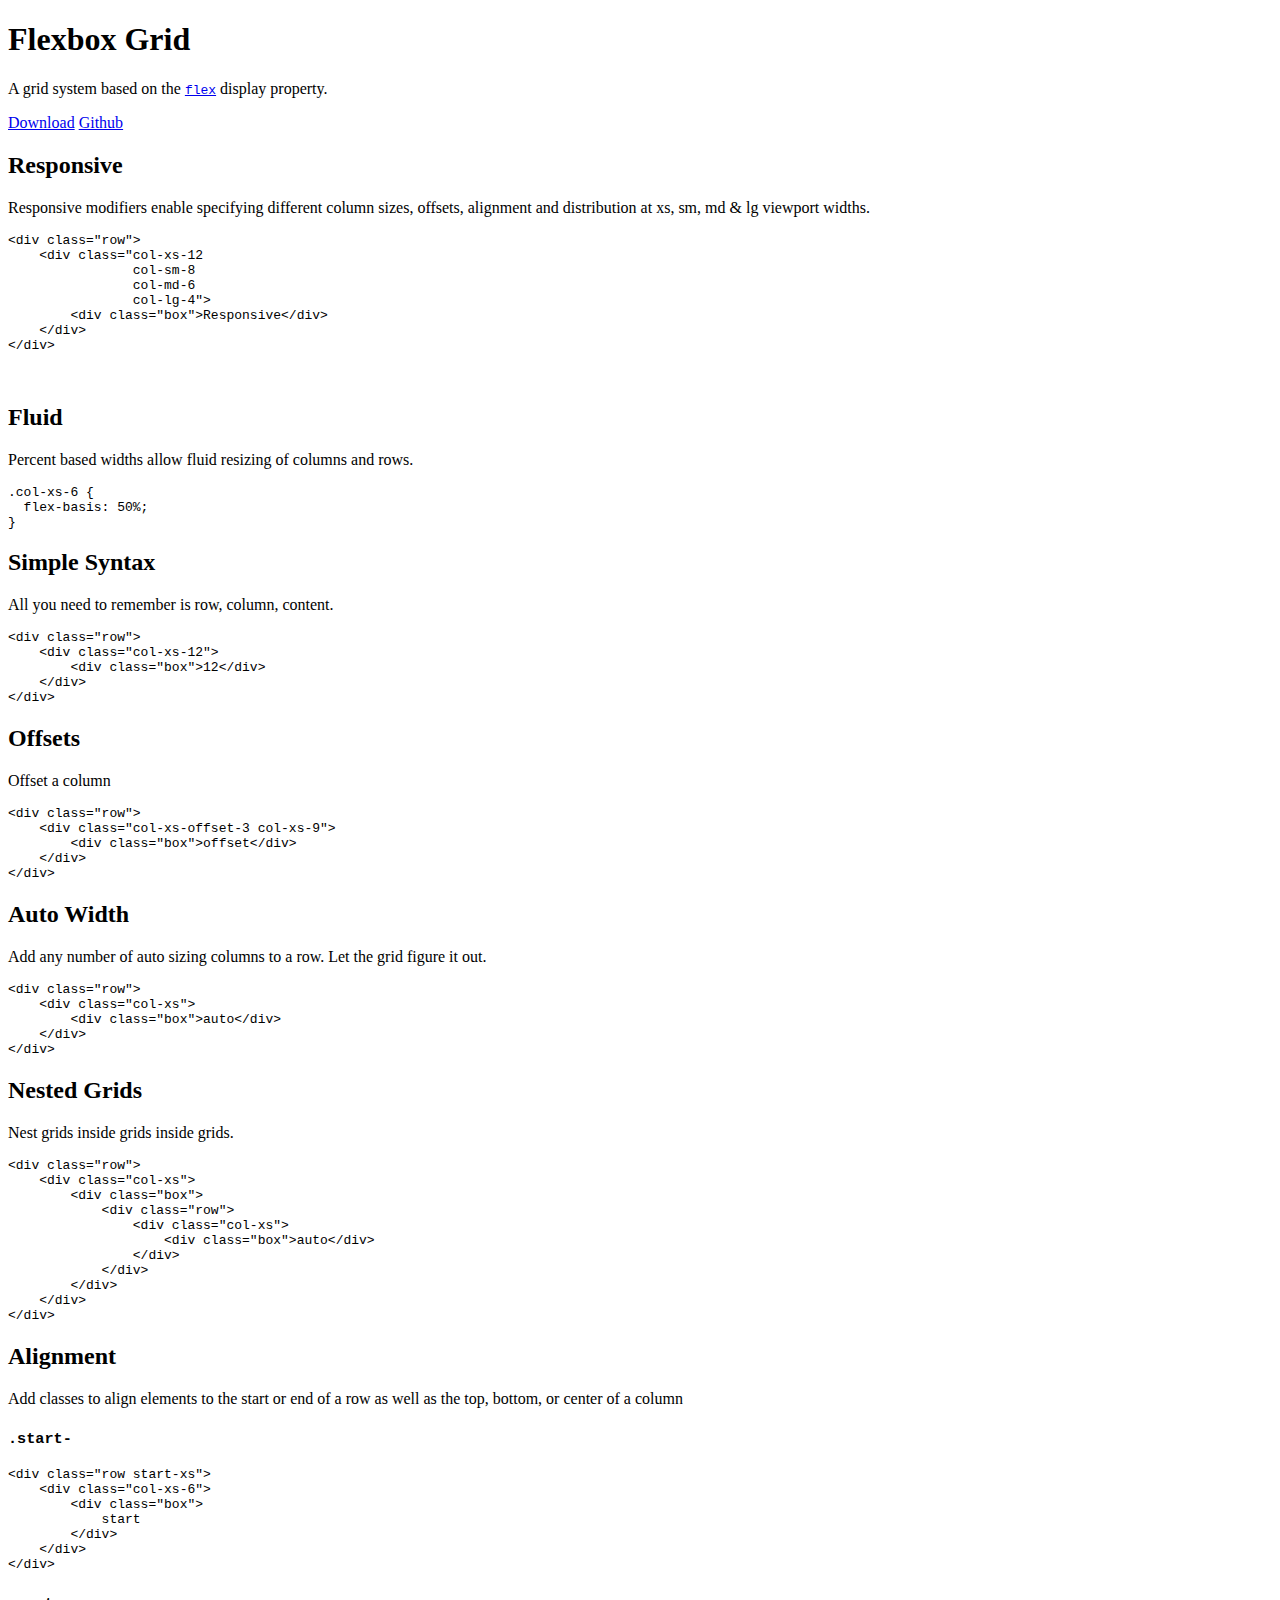
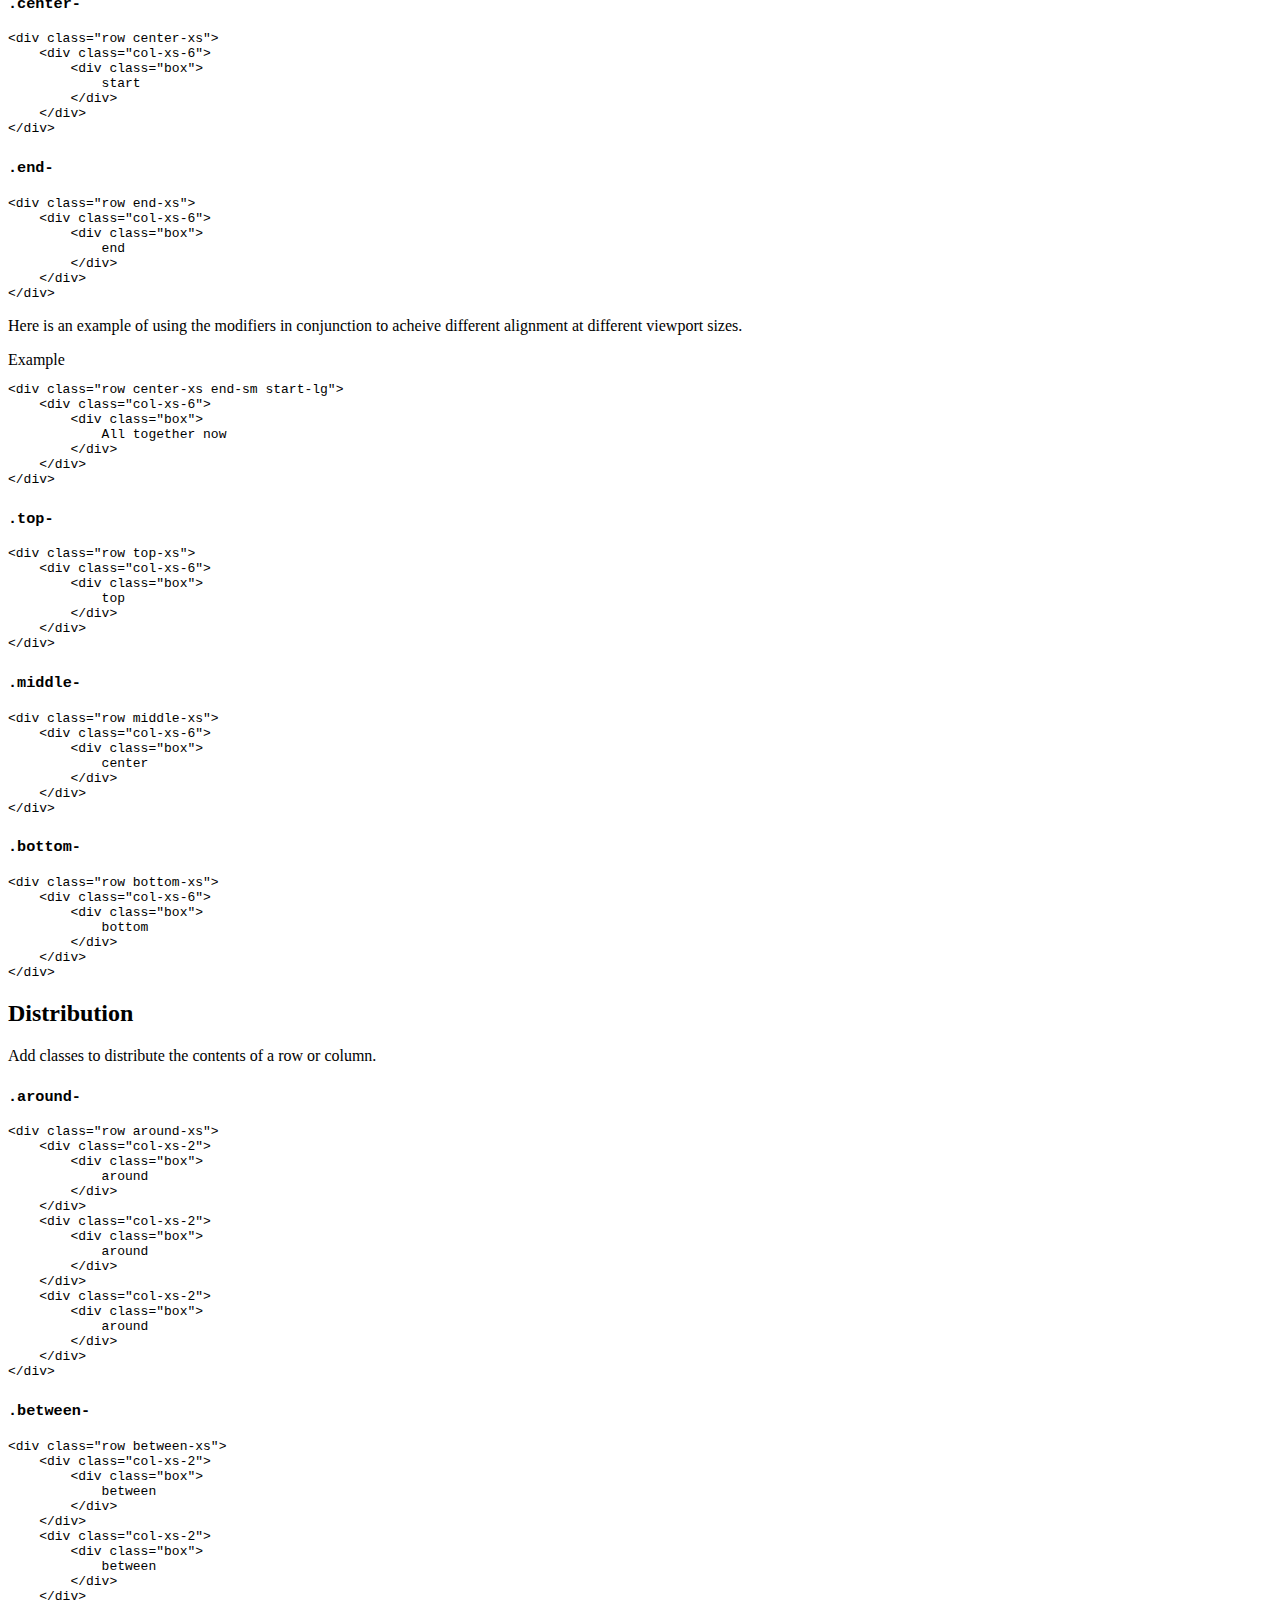
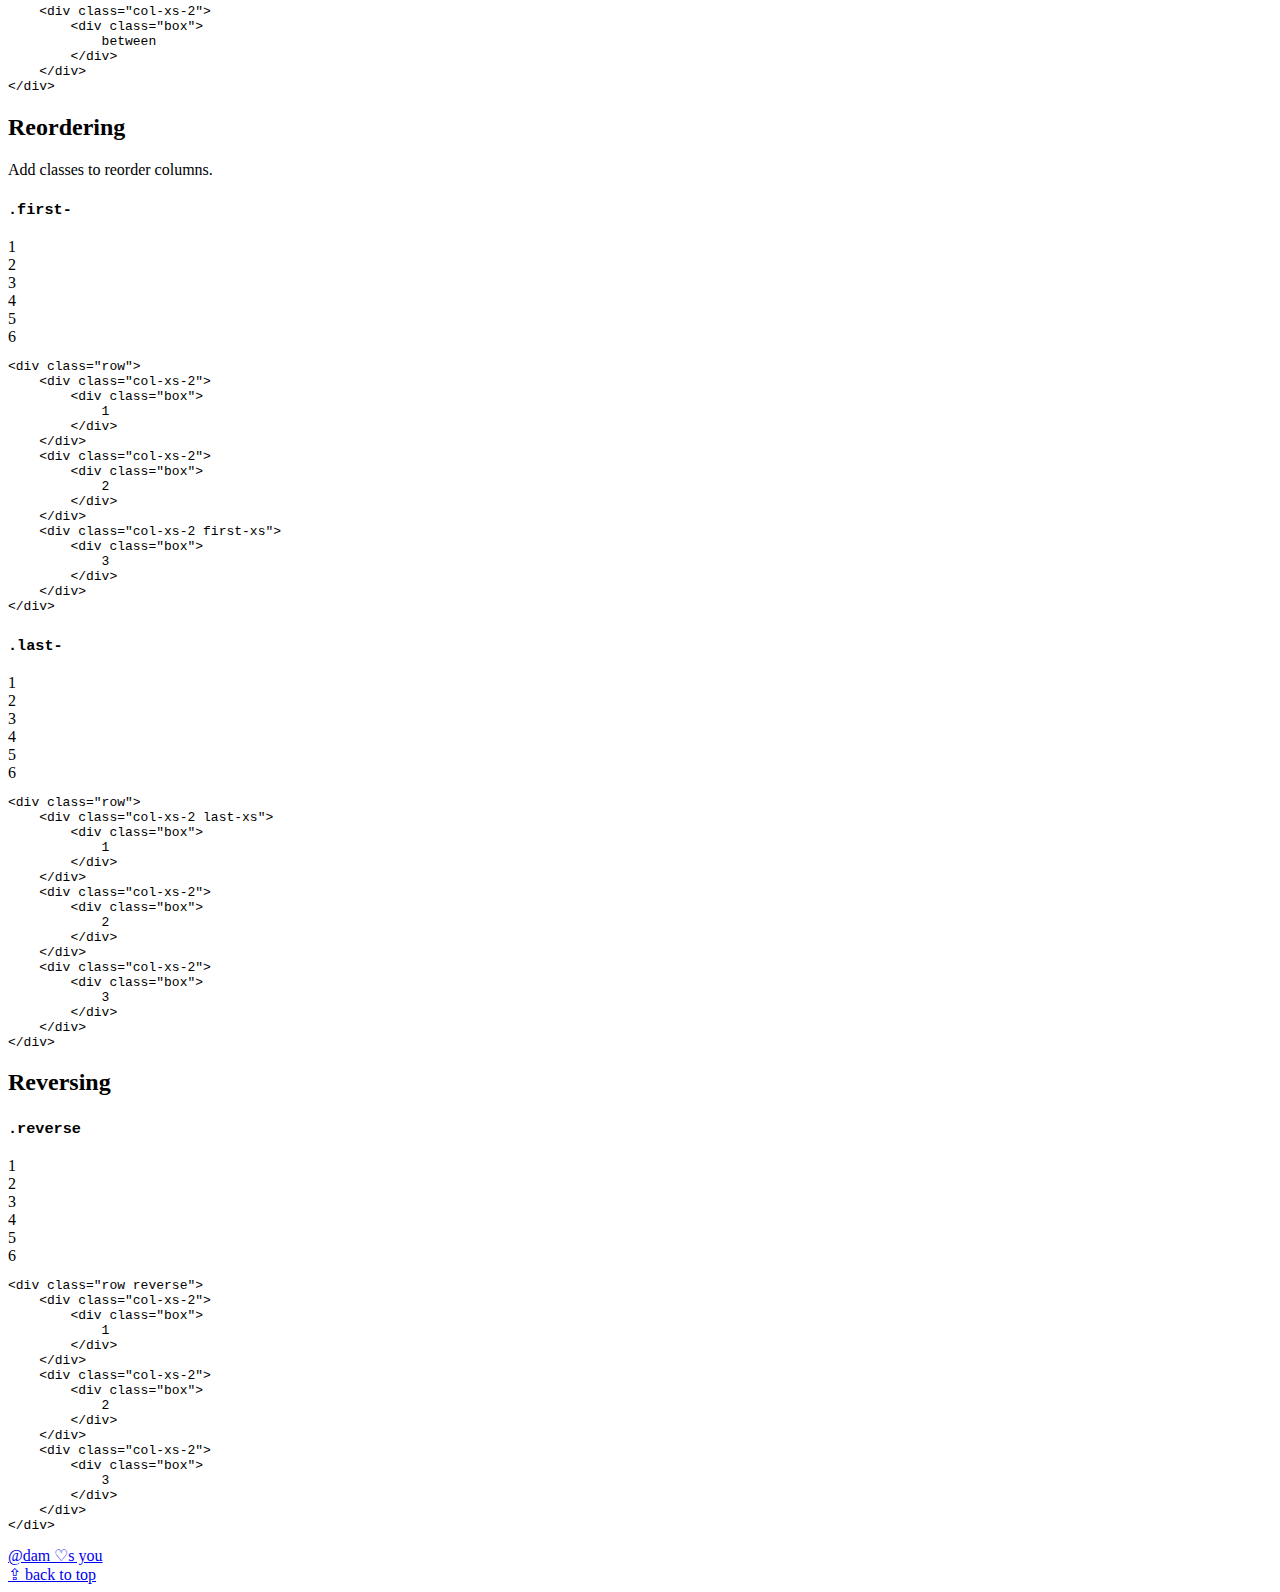
<file: flexboxgrid-6.3.1/src/index.html>
<!DOCTYPE HTML>

<html>

    <head>
        <meta charset="utf-8" />
        <meta http-equiv="X-UA-Compatible" content="IE=edge">
        <title>Flexbox Grid</title>
        <meta name="viewport" content="width=device-width, initial-scale=1">

        <style>
            <!-- build:include:dist ../css/index.min.css -->
            <!-- /build -->
        </style>
        <script>
          function loadCSS( href, before, media, callback ){
            "use strict";
            var ss = window.document.createElement( "link" );
            var ref = before || window.document.getElementsByTagName( "script" )[ 0 ];
            var sheets = window.document.styleSheets;
            ss.rel = "stylesheet";
            ss.href = href;
            ss.media = "only x";
            ref.parentNode.insertBefore( ss, ref );
            ss.onloadcssdefined = function( cb ){
              var defined;
              for( var i = 0; i < sheets.length; i++ ){
                if( sheets[ i ].href && sheets[ i ].href.indexOf( href ) > -1 ){
                  defined = true;
                }
              }
              if( defined ){
                cb();
              } else {
                setTimeout(function() {
                  ss.onloadcssdefined( cb );
                });
              }
            };
            ss.onloadcssdefined(function() {
              ss.media = media || "all";
            });
            return ss;
          }
          loadCSS( "//kristoferjoseph.com/font/bold.css" );
        </script>
        <noscript><link href="//kristoferjoseph.com/font/bold.css" rel="stylesheet"></noscript>
    </head>

    <body class="layout">

        <div class="page js-page">
            <header class="hero">
                <div class="row center-xs">
                     <h1 class="hero-headline">Flexbox Grid</h1>
                </div>
                <div class="row center-xs">
                    <p class="hero-copy">A grid system based on the <a href="http://caniuse.com/#search=flexbox"><code class="inline-anchor">flex</code></a> display
                        property.</p>
                </div>
                <div class="row center-xs">
                  <a class="button invisible-xs visible-md" href="https://github.com/kristoferjoseph/flexboxgrid/archive/v6.3.1.zip">Download</a>
                  <a class="button" href="https://github.com/kristoferjoseph/flexboxgrid">Github</a>

                </div>
            </header>


            <div class="wrap container-fluid">
                <a name="responsive"></a>
                <section class="page-section">
                     <h2>Responsive</h2>

                    <p>Responsive modifiers enable specifying different column sizes, offsets, alignment and distribution at xs,
                        sm, md &amp; lg viewport widths.</p>
                    <div class="row">
                        <div class="col-xs-12 col-sm-3 col-md-2 col-lg-1">
                            <div class="box-row"></div>
                        </div>
                        <div class="col-xs-6 col-sm-6 col-md-8 col-lg-10">
                            <div class="box-row"></div>
                        </div>
                        <div class="col-xs-6 col-sm-3 col-md-2 col-lg-1">
                            <div class="box-row"></div>
                        </div>
                    </div>
                    <div class="row">
                        <div class="col-xs-12 col-sm-3 col-md-2 col-lg-1">
                            <div class="box-row"></div>
                        </div>
                        <div class="col-xs-12 col-sm-9 col-md-10 col-lg-11">
                            <div class="box-row"></div>
                        </div>
                    </div>
                    <div class="row">
                        <div class="col-xs-10 col-sm-6 col-md-8 col-lg-10">
                            <div class="box-row"></div>
                        </div>
                        <div class="col-xs-2 col-sm-6 col-md-4 col-lg-2">
                            <div class="box-row"></div>
                        </div>
                    </div>
<pre><code>&lt;div class="row">
    &lt;div class="col-xs-12
                col-sm-8
                col-md-6
                col-lg-4">
        &lt;div class="box">Responsive&lt;/div>
    &lt;/div>
&lt;/div></code></pre>
                </section>

                <a name="fluid"></a>
                <section class="page-section">
                     <br>
                     <h2>Fluid</h2>

                    <p>Percent based widths allow fluid resizing of columns and rows.</p>
                    <div class="row">
                        <div class="col-xs-12">
                            <div class="box-row"></div>
                        </div>
                    </div>
                    <div class="row">
                        <div class="col-xs-1">
                            <div class="box-row"></div>
                        </div>
                        <div class="col-xs-11">
                            <div class="box-row"></div>
                        </div>
                    </div>
                    <div class="row">
                        <div class="col-xs-2">
                            <div class="box-row"></div>
                        </div>
                        <div class="col-xs-10">
                            <div class="box-row"></div>
                        </div>
                    </div>
                    <div class="row">
                        <div class="col-xs-3">
                            <div class="box-row"></div>
                        </div>
                        <div class="col-xs-9">
                            <div class="box-row"></div>
                        </div>
                    </div>
                    <div class="row">
                        <div class="col-xs-4">
                            <div class="box-row"></div>
                        </div>
                        <div class="col-xs-8">
                            <div class="box-row"></div>
                        </div>
                    </div>
                    <div class="row">
                        <div class="col-xs-5">
                            <div class="box-row"></div>
                        </div>
                        <div class="col-xs-7">
                            <div class="box-row"></div>
                        </div>
                    </div>
                    <div class="row">
                        <div class="col-xs-6">
                            <div class="box-row"></div>
                        </div>
                        <div class="col-xs-6">
                            <div class="box-row"></div>
                        </div>
                    </div>
<pre><code>.col-xs-6 {
  flex-basis: 50%;
}</code></pre>

                </section>

                <a name="syntax"></a>
                <section class="page-section">
                     <h2>Simple Syntax</h2>

                    <p>All you need to remember is row, column, content.</p>
<pre><code>&lt;div class="row">
    &lt;div class="col-xs-12">
        &lt;div class="box">12&lt;/div>
    &lt;/div>
&lt;/div></code></pre>

                </section>

                <a name="offsets"></a>
                <section class="page-section">
                     <h2>Offsets</h2>

                    <p>Offset a column</p>
                    <div class="row">
                        <div class="col-xs-offset-11 col-xs-1">
                            <div class="box-row"></div>
                        </div>
                    </div>
                    <div class="row">
                        <div class="col-xs-offset-10 col-xs-2">
                            <div class="box-row"></div>
                        </div>
                    </div>
                    <div class="row">
                        <div class="col-xs-offset-9 col-xs-3">
                            <div class="box-row"></div>
                        </div>
                    </div>
                    <div class="row">
                        <div class="col-xs-offset-8 col-xs-4">
                            <div class="box-row"></div>
                        </div>
                    </div>
                    <div class="row">
                        <div class="col-xs-offset-7 col-xs-5">
                            <div class="box-row"></div>
                        </div>
                    </div>
                    <div class="row">
                        <div class="col-xs-offset-6 col-xs-6">
                            <div class="box-row"></div>
                        </div>
                    </div>
                    <div class="row">
                        <div class="col-xs-offset-5 col-xs-7">
                            <div class="box-row"></div>
                        </div>
                    </div>
                    <div class="row">
                        <div class="col-xs-offset-4 col-xs-8">
                            <div class="box-row"></div>
                        </div>
                    </div>
                    <div class="row">
                        <div class="col-xs-offset-3 col-xs-9">
                            <div class="box-row"></div>
                        </div>
                    </div>
                    <div class="row">
                        <div class="col-xs-offset-2 col-xs-10">
                            <div class="box-row"></div>
                        </div>
                    </div>
                    <div class="row">
                        <div class="col-xs-offset-1 col-xs-11">
                            <div class="box-row"></div>
                        </div>
                    </div>
<pre><code>&lt;div class="row">
    &lt;div class="col-xs-offset-3 col-xs-9">
        &lt;div class="box">offset&lt;/div>
    &lt;/div>
&lt;/div></code></pre>

                </section>

                <a name="auto"></a>
                <section class="page-section">
                     <h2>Auto Width</h2>

                    <p>Add any number of auto sizing columns to a row. Let the grid figure it out.</p>
                    <div
                    class="row">
                        <div class="col-xs">
                            <div class="box-row"></div>
                        </div>
                        <div class="col-xs">
                            <div class="box-row"></div>
                        </div>
            </div>
            <div class="row">
                <div class="col-xs">
                    <div class="box-row"></div>
                </div>
                <div class="col-xs">
                    <div class="box-row"></div>
                </div>
                <div class="col-xs">
                    <div class="box-row"></div>
                </div>
            </div>
<pre><code>&lt;div class="row">
    &lt;div class="col-xs">
        &lt;div class="box">auto&lt;/div>
    &lt;/div>
&lt;/div></code></pre>

            </section>

            <a name="nested"></a>
            <section class="page-section">
                 <h2>Nested Grids</h2>

                <p>Nest grids inside grids inside grids.</p>
                <div class="row">
                    <div class="col-xs-7">
                        <div class="box box-container">
                            <div class="row">
                                <div class="col-xs-9">
                                    <div class="box-first box-container">
                                        <div class="row">
                                            <div class="col-xs-4">
                                                <div class="box-nested"></div>
                                            </div>
                                            <div class="col-xs-8">
                                                <div class="box-nested"></div>
                                            </div>
                                        </div>
                                    </div>
                                </div>
                                <div class="col-xs-3">
                                    <div class="box-first box-container">
                                        <div class="row">
                                            <div class="col-xs">
                                                <div class="box-nested"></div>
                                            </div>
                                        </div>
                                    </div>
                                </div>
                            </div>
                        </div>
                    </div>
                    <div class="col-xs-5">
                        <div class="box box-container">
                            <div class="row">
                                <div class="col-xs-12">
                                    <div class="box-first box-container">
                                        <div class="row">
                                            <div class="col-xs-6">
                                                <div class="box-nested"></div>
                                            </div>
                                            <div class="col-xs-6">
                                                <div class="box-nested"></div>
                                            </div>
                                        </div>
                                    </div>
                                </div>
                            </div>
                        </div>
                    </div>
                </div>
<pre><code>&lt;div class="row">
    &lt;div class="col-xs">
        &lt;div class="box">
            &lt;div class="row">
                &lt;div class="col-xs">
                    &lt;div class="box">auto&lt;/div>
                &lt;/div>
            &lt;/div>
        &lt;/div>
    &lt;/div>
&lt;/div></code></pre>

            </section>

            <a name="alignment"></a>
            <section class="page-section">
                 <h2>Alignment</h2>

                <p>Add classes to align elements to the start or end of a row as well as the top,
                    bottom, or center of a column</p>
                    <h3><code>.start-</code></h3>

                <div class="row">
                    <div class="col-xs-12">
                        <div class="box box-container">
                            <div class="row start-xs">
                                <div class="col-xs-6">
                                    <div class="box-nested"></div>
                                </div>
                            </div>
                        </div>
                    </div>
                </div>
<pre><code>&lt;div class="row start-xs">
    &lt;div class="col-xs-6">
        &lt;div class="box">
            start
        &lt;/div>
    &lt;/div>
&lt;/div>
</code></pre>


                <h3><code>.center-</code></h3>

                <div class="row">
                    <div class="col-xs-12">
                        <div class="box box-container">
                            <div class="row center-xs">
                                <div class="col-xs-6">
                                    <div class="box-nested"></div>
                                </div>
                            </div>
                        </div>
                    </div>
                </div>
<pre><code>&lt;div class="row center-xs">
    &lt;div class="col-xs-6">
        &lt;div class="box">
            start
        &lt;/div>
    &lt;/div>
&lt;/div>
</code></pre>

                <h3><code>.end-</code></h3>

                <div class="row">
                    <div class="col-xs-12">
                        <div class="box box-container">
                            <div class="row end-xs">
                                <div class="col-xs-6">
                                    <div class="box-nested"></div>
                                </div>
                            </div>
                        </div>
                    </div>
                </div>
<pre><code>&lt;div class="row end-xs">
    &lt;div class="col-xs-6">
        &lt;div class="box">
            end
        &lt;/div>
    &lt;/div>
&lt;/div>
</code></pre>

                <p>Here is an example of using the modifiers in conjunction to acheive different alignment at different viewport sizes. </p>
                <div class="row">
                    <div class="col-xs-12">
                        <div class="box box-container">
                            <div class="row center-xs end-sm start-lg">
                                <div class="col-xs-6">
                                    <div class="box-nested"></div>
                                </div>
                            </div>
                        </div>
                    </div>
                </div>Example
<pre><code>&lt;div class="row center-xs end-sm start-lg">
    &lt;div class="col-xs-6">
        &lt;div class="box">
            All together now
        &lt;/div>
    &lt;/div>
&lt;/div>
</code></pre>

                <h3><code>.top-</code></h3>

                <div class="row top-xs">
                    <div class="col-xs-6">
                        <div class="box-large"></div>
                    </div>
                    <div class="col-xs-6">
                        <div class="box"></div>
                    </div>
                </div>
<pre><code>&lt;div class="row top-xs">
    &lt;div class="col-xs-6">
        &lt;div class="box">
            top
        &lt;/div>
    &lt;/div>
&lt;/div>
</code></pre>

                <h3><code>.middle-</code></h3>

                <div class="row middle-xs">
                    <div class="col-xs-6">
                        <div class="box-large"></div>
                    </div>
                    <div class="col-xs-6">
                        <div class="box"></div>
                    </div>
                </div>
<pre><code>&lt;div class="row middle-xs">
    &lt;div class="col-xs-6">
        &lt;div class="box">
            center
        &lt;/div>
    &lt;/div>
&lt;/div>
</code></pre>

                <h3><code>.bottom-</code></h3>

                <div class="row bottom-xs">
                    <div class="col-xs-6">
                        <div class="box-large"></div>
                    </div>
                    <div class="col-xs-6">
                        <div class="box"></div>
                    </div>
                </div>
<pre><code>&lt;div class="row bottom-xs">
    &lt;div class="col-xs-6">
        &lt;div class="box">
            bottom
        &lt;/div>
    &lt;/div>
&lt;/div>
</code></pre>

            </section>

            <a name="distribution"></a>
            <section class="page-section">
                 <h2>Distribution</h2>

                <p>Add classes to distribute the contents of a row or column.</p>
                <h3><code>.around-</code></h3>

                <div class="row">
                    <div class="col-xs-12">
                        <div class="box box-container">
                            <div class="row around-xs">
                                <div class="col-xs-2">
                                    <div class="box-nested"></div>
                                </div>
                                <div class="col-xs-2">
                                    <div class="box-nested"></div>
                                </div>
                                <div class="col-xs-2">
                                    <div class="box-nested"></div>
                                </div>
                            </div>
                        </div>
                    </div>
                </div>
<pre><code>&lt;div class="row around-xs">
    &lt;div class="col-xs-2">
        &lt;div class="box">
            around
        &lt;/div>
    &lt;/div>
    &lt;div class="col-xs-2">
        &lt;div class="box">
            around
        &lt;/div>
    &lt;/div>
    &lt;div class="col-xs-2">
        &lt;div class="box">
            around
        &lt;/div>
    &lt;/div>
&lt;/div>
</code></pre>

                <h3><code>.between-</code></h3>

                <div class="row">
                    <div class="col-xs-12">
                        <div class="box box-container">
                            <div class="row between-xs">
                                <div class="col-xs-2">
                                    <div class="box-nested"></div>
                                </div>
                                <div class="col-xs-2">
                                    <div class="box-nested"></div>
                                </div>
                                <div class="col-xs-2">
                                    <div class="box-nested"></div>
                                </div>
                            </div>
                        </div>
                    </div>
                </div>
<pre><code>&lt;div class="row between-xs">
    &lt;div class="col-xs-2">
        &lt;div class="box">
            between
        &lt;/div>
    &lt;/div>
    &lt;div class="col-xs-2">
        &lt;div class="box">
            between
        &lt;/div>
    &lt;/div>
    &lt;div class="col-xs-2">
        &lt;div class="box">
            between
        &lt;/div>
    &lt;/div>
&lt;/div>
</code></pre>

            </section>

            <a name="reordering"></a>
            <section class="page-section">
                 <h2>Reordering</h2>

                <p>Add classes to reorder columns.</p>
                <h3><code>.first-</code></h3>

                <div class="row">
                    <div class="col-xs-12">
                        <div class="box box-container">
                            <div class="row">
                                <div class="col-xs-2">
                                    <div class="box-first">1</div>
                                </div>
                                <div class="col-xs-2">
                                    <div class="box-first">2</div>
                                </div>
                                <div class="col-xs-2">
                                    <div class="box-first">3</div>
                                </div>
                                <div class="col-xs-2">
                                    <div class="box-first">4</div>
                                </div>
                                <div class="col-xs-2">
                                    <div class="box-first">5</div>
                                </div>
                                <div class="col-xs-2 first-xs">
                                    <div class="box-nested">6</div>
                                </div>
                            </div>
                        </div>
                    </div>
                </div>
<pre><code>&lt;div class="row">
    &lt;div class="col-xs-2">
        &lt;div class="box">
            1
        &lt;/div>
    &lt;/div>
    &lt;div class="col-xs-2">
        &lt;div class="box">
            2
        &lt;/div>
    &lt;/div>
    &lt;div class="col-xs-2 first-xs">
        &lt;div class="box">
            3
        &lt;/div>
    &lt;/div>
&lt;/div>
</code></pre>

                <h3><code>.last-</code></h3>

                <div class="row">
                    <div class="col-xs-12">
                        <div class="box box-container">
                            <div class="row">
                                <div class="col-xs-2 last-xs">
                                    <div class="box-nested">1</div>
                                </div>
                                <div class="col-xs-2">
                                    <div class="box-first">2</div>
                                </div>
                                <div class="col-xs-2">
                                    <div class="box-first">3</div>
                                </div>
                                <div class="col-xs-2">
                                    <div class="box-first">4</div>
                                </div>
                                <div class="col-xs-2">
                                    <div class="box-first">5</div>
                                </div>
                                <div class="col-xs-2">
                                    <div class="box-first">6</div>
                                </div>
                            </div>
                        </div>
                    </div>
                </div>
<pre><code>&lt;div class="row">
    &lt;div class="col-xs-2 last-xs">
        &lt;div class="box">
            1
        &lt;/div>
    &lt;/div>
    &lt;div class="col-xs-2">
        &lt;div class="box">
            2
        &lt;/div>
    &lt;/div>
    &lt;div class="col-xs-2">
        &lt;div class="box">
            3
        &lt;/div>
    &lt;/div>
&lt;/div>
</code></pre>

            </section>

            <a name="reversing"></a>
            <section class="page-section">
                 <h2>Reversing</h2>

                 <h3><code>.reverse</code></h3>

                <div class="row">
                    <div class="col-xs-12">
                        <div class="box box-container">
                            <div class="row reverse">
                                <div class="col-xs-2">
                                    <div class="box-nested">1</div>
                                </div>
                                <div class="col-xs-2">
                                    <div class="box-nested">2</div>
                                </div>
                                <div class="col-xs-2">
                                    <div class="box-nested">3</div>
                                </div>
                                <div class="col-xs-2">
                                    <div class="box-nested">4</div>
                                </div>
                                <div class="col-xs-2">
                                    <div class="box-nested">5</div>
                                </div>
                                <div class="col-xs-2">
                                    <div class="box-nested">6</div>
                                </div>
                            </div>
                        </div>
                    </div>
                </div>
<pre><code>&lt;div class="row reverse">
    &lt;div class="col-xs-2">
        &lt;div class="box">
            1
        &lt;/div>
    &lt;/div>
    &lt;div class="col-xs-2">
        &lt;div class="box">
            2
        &lt;/div>
    &lt;/div>
    &lt;div class="col-xs-2">
        &lt;div class="box">
            3
        &lt;/div>
    &lt;/div>
&lt;/div>
</code></pre>

            </section>
            <footer class="page-footer">
                <div class="row">
                    <div class="col-xs start"> <a class="tag" href="http://twitter.com/dam">
                            @dam ♡s you
                    </a>

                    </div>
                    <div class="col-xs end"> <a class="link-top" href="#top">⇪ back to top</a>

                    </div>
                </div>
            </footer>
        </div>
        </div>
        <script>
          (function() {
            document.addEventListener('DOMContentLoaded', function(e) {
              var code = document.createElement('script');
              code.src = 'js/index.js';
              var script = document.getElementsByTagName('script')[0];
              script.parentNode.insertBefore(code, script);
            });
          }());
        </script>
    </body>

</html>
</file>
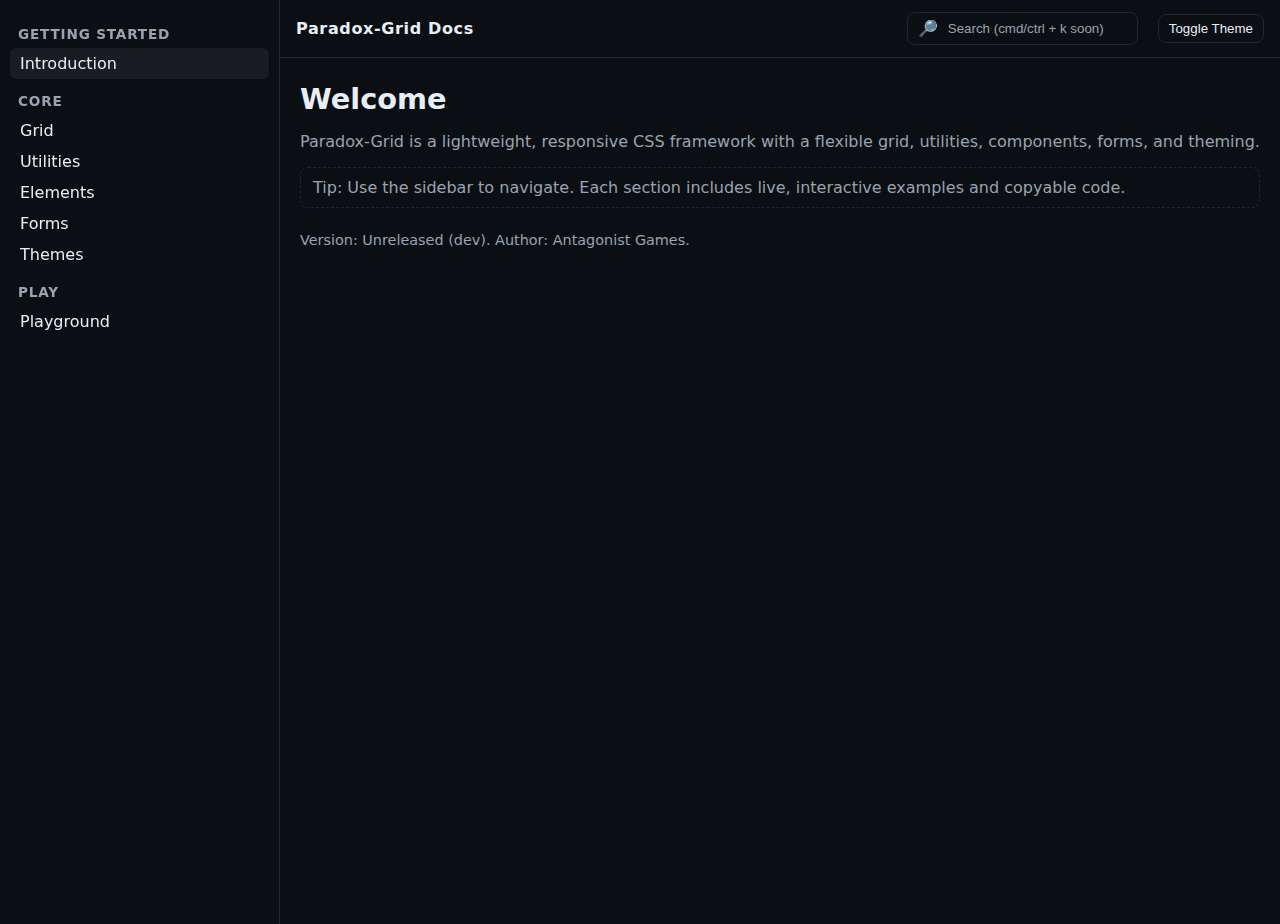
<file: docs/docs.html>
<!doctype html>
<html>
<head>
  <meta charset="utf-8">
  <meta name="viewport" content="width=device-width, initial-scale=1">
  <title>Paradox-Grid Documentation</title>
  <link rel="stylesheet" href="docs.css">
</head>
<body>
  <header class="header">
    <div class="brand">Paradox-Grid Docs</div>
    <div class="search">
      <span>🔎</span>
      <input id="q" type="search" placeholder="Search (cmd/ctrl + k soon)">
    </div>
    <button class="theme-toggle" onclick="toggleTheme()">Toggle Theme</button>
  </header>

  <aside class="sidebar">
    <div class="nav-sec">
      <h4>Getting Started</h4>
      <a href="#intro" class="is-active">Introduction</a>
    </div>
    <div class="nav-sec">
      <h4>Core</h4>
      <a href="#grid">Grid</a>
      <a href="#utilities">Utilities</a>
      <a href="#elements">Elements</a>
      <a href="#forms">Forms</a>
      <a href="#themes">Themes</a>
    </div>
    <div class="nav-sec">
      <h4>Play</h4>
      <a href="#playground">Playground</a>
    </div>
  </aside>

  <main class="main">
    <div id="mount"></div>
  </main>

  <script src="docs.js"></script>
</body>
</html>
</file>
<file: docs/docs.css>
/* Paradox-Grid Docs Shell */
:root{
  --bg: #0b0f14;
  --fg: #e8eef5;
  --muted: #9aa3af;
  --bd: #1e2630;
  --link: #6a8ff5;
}

html.theme-light {
  --bg: #ffffff;
  --fg: #02080F;
  --muted: #5b5f68;
  --bd: #e6e6e9;
  --link: #5577cc;
}

html, body {
  height: 100%;
}

body{
  margin: 0;
  background: var(--bg);
  color: var(--fg);
  font-family: system-ui, -apple-system, Segoe UI, Roboto, Ubuntu, Cantarell, "Helvetica Neue", Arial, "Noto Sans", "Apple Color Emoji", "Segoe UI Emoji", "Segoe UI Symbol";
  display: grid;
  grid-template-columns: 280px 1fr;
  grid-template-rows: auto 1fr;
  grid-template-areas:
    "sidebar header"
    "sidebar main";
  min-height: 100vh;
}

a{ color: var(--link); }

.header{
  grid-area: header;
  padding: 12px 16px;
  border-bottom: 1px solid var(--bd);
  display: flex;
  align-items: center;
  gap: 12px;
}

.brand{
  font-weight: 800;
  letter-spacing: .04em;
}

.search{
  margin-left: auto;
  display: inline-flex;
  align-items: center;
  gap: 8px;
  border: 1px solid var(--bd);
  border-radius: 8px;
  padding: 6px 10px;
  background: transparent;
  color: var(--fg);
}
.search input{
  background: transparent;
  border: 0;
  color: var(--fg);
  outline: none;
}
.search ::placeholder{ color: var(--muted); }

.theme-toggle{
  margin-left: 8px;
  border: 1px solid var(--bd);
  border-radius: 8px;
  background: transparent;
  color: var(--fg);
  padding: 6px 10px;
  cursor: pointer;
}

.sidebar{
  grid-area: sidebar;
  border-right: 1px solid var(--bd);
  padding: 12px 10px;
  position: sticky;
  top: 0;
  height: 100vh;
  overflow-y: auto;
}

.nav-sec{
  margin-bottom: 14px;
}
.nav-sec h4{
  margin: 14px 8px 6px;
  color: var(--muted);
  font-size: .85rem;
  text-transform: uppercase;
  letter-spacing: .06em;
}
.nav-sec a{
  display: block;
  padding: 6px 10px;
  border-radius: 6px;
  color: var(--fg);
  text-decoration: none;
}
.nav-sec a:hover,
.nav-sec a.is-active{
  background: rgba(255,255,255,.06);
}

.main{
  grid-area: main;
  padding: 16px 20px 60px;
}

.docs-section{
  max-width: 1100px;
}

.docs-section h1{
  margin: 8px 0 6px;
  font-size: 1.8rem;
}
.docs-section p{
  color: var(--muted);
}

.card{
  border: 1px solid var(--bd);
  border-radius: 10px;
  padding: 12px;
  margin: 12px 0;
  background: color-mix(in srgb, var(--bg) 92%, #000 8%);
}

.example{
  display: grid;
  grid-template-columns: 1fr;
  gap: 10px;
}
.example .preview{
  border: 1px solid var(--bd);
  border-radius: 8px;
  background: #fff;
  min-height: 100px;
  overflow: hidden;
}
.example .controls{
  display: flex;
  gap: 8px;
  justify-content: flex-end;
}
.btn{
  border: 1px solid var(--bd);
  border-radius: 8px;
  background: transparent;
  color: var(--fg);
  padding: 6px 10px;
  cursor: pointer;
}
.code{
  position: relative;
  background: #0d1117;
  color: #e6edf3;
  border-radius: 8px;
  padding: 10px 12px 12px;
  overflow: auto;
  font-family: ui-monospace, SFMono-Regular, Menlo, Consolas, "Liberation Mono", monospace;
  font-size: .9rem;
  border: 1px solid var(--bd);
}
.copy{
  position: absolute;
  top: 8px;
  right: 8px;
  background: transparent;
  border: 1px solid #30363d;
  color: #e6edf3;
  padding: 4px 8px;
  border-radius: 6px;
  cursor: pointer;
}
.notice{
  padding: 10px 12px;
  border: 1px dashed var(--bd);
  border-radius: 8px;
  background: color-mix(in srgb, var(--bg) 96%, #000 4%);
  color: var(--muted);
}

.footer{
  color: var(--muted);
  margin-top: 24px;
  font-size: .9rem;
}
</file>
